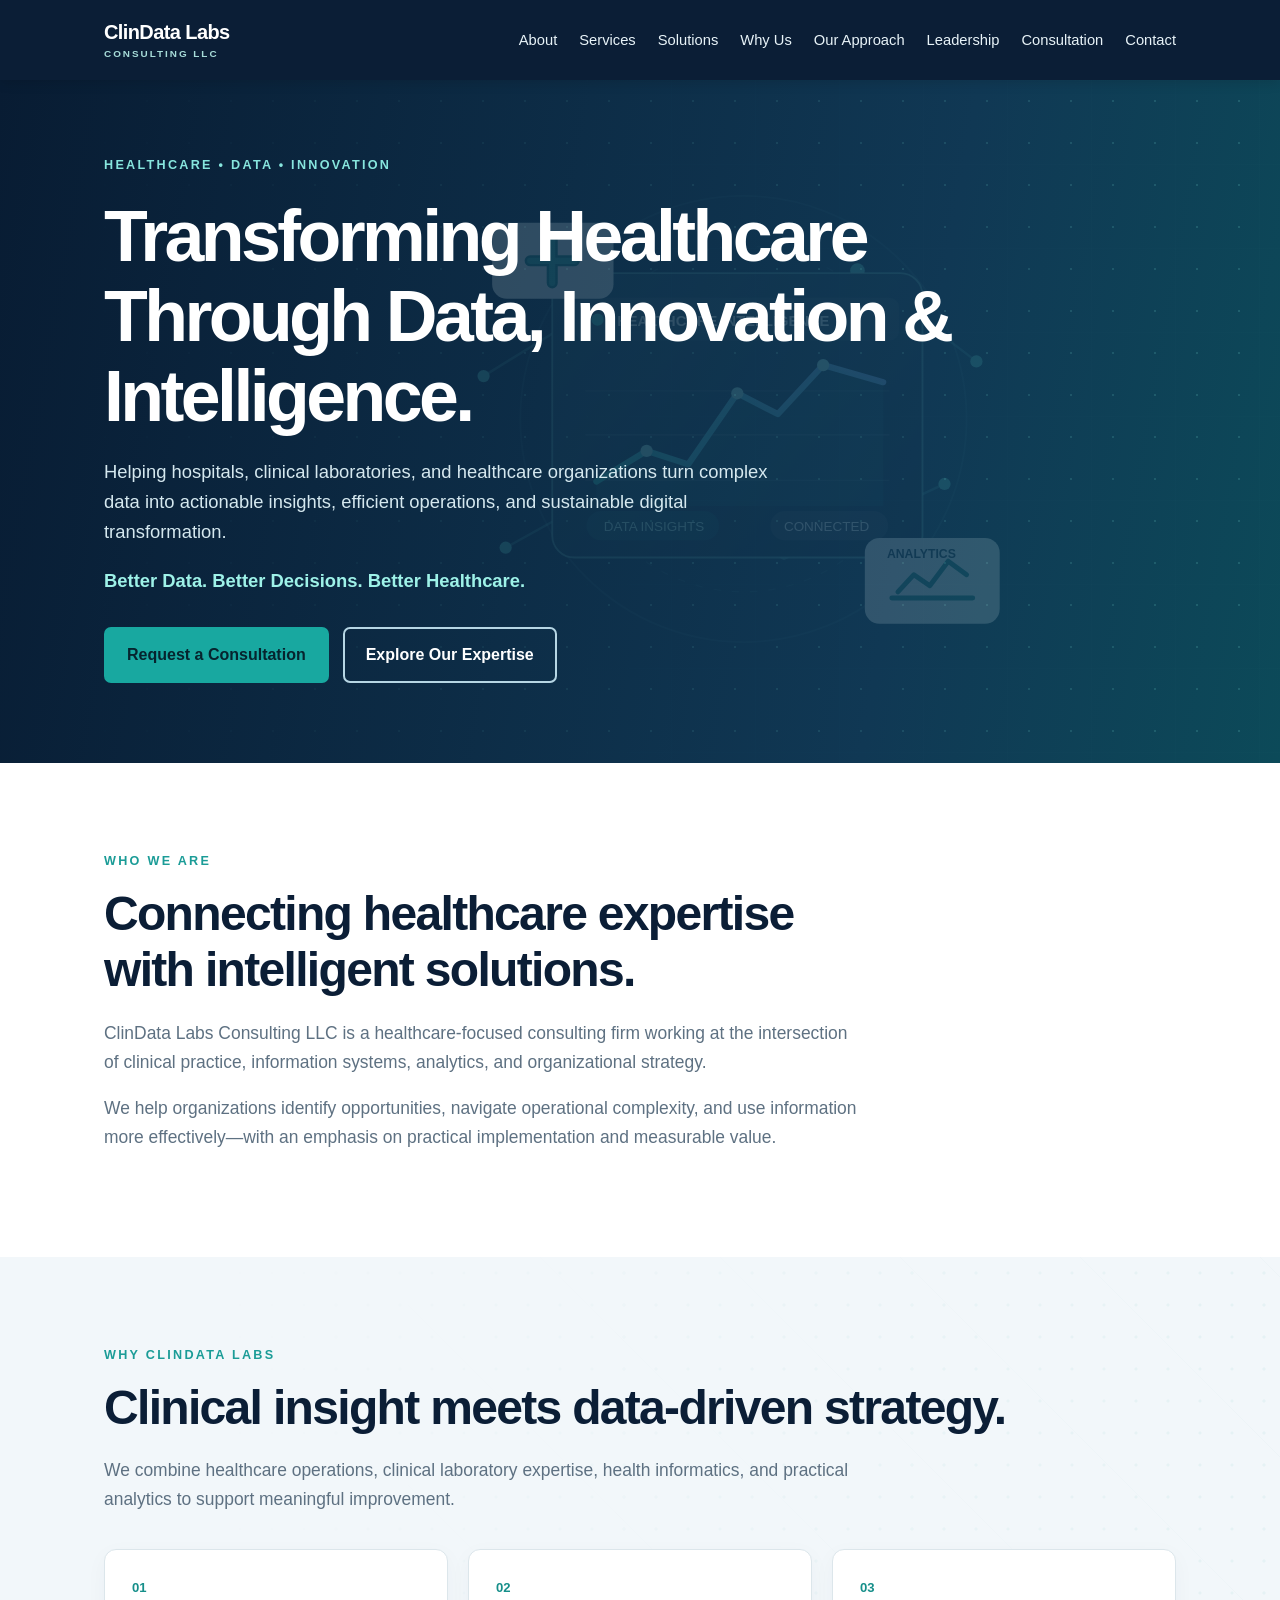
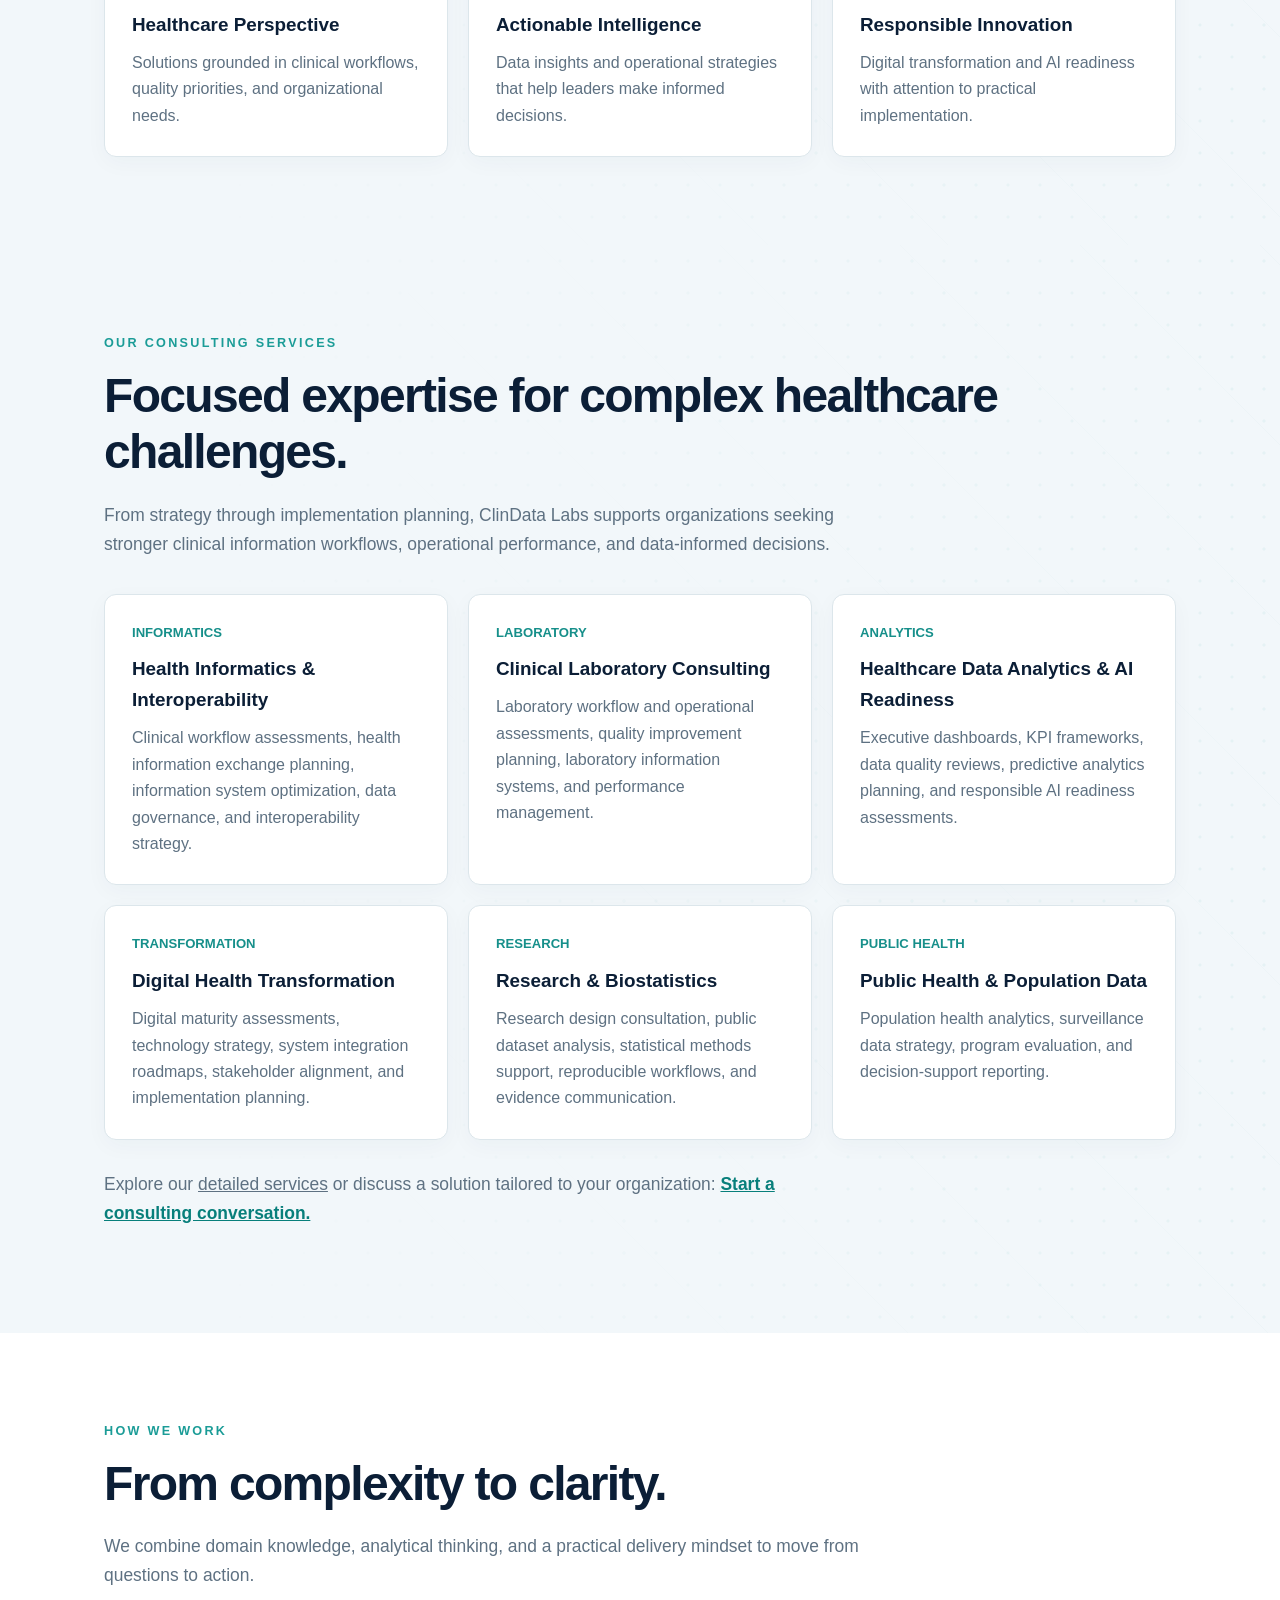
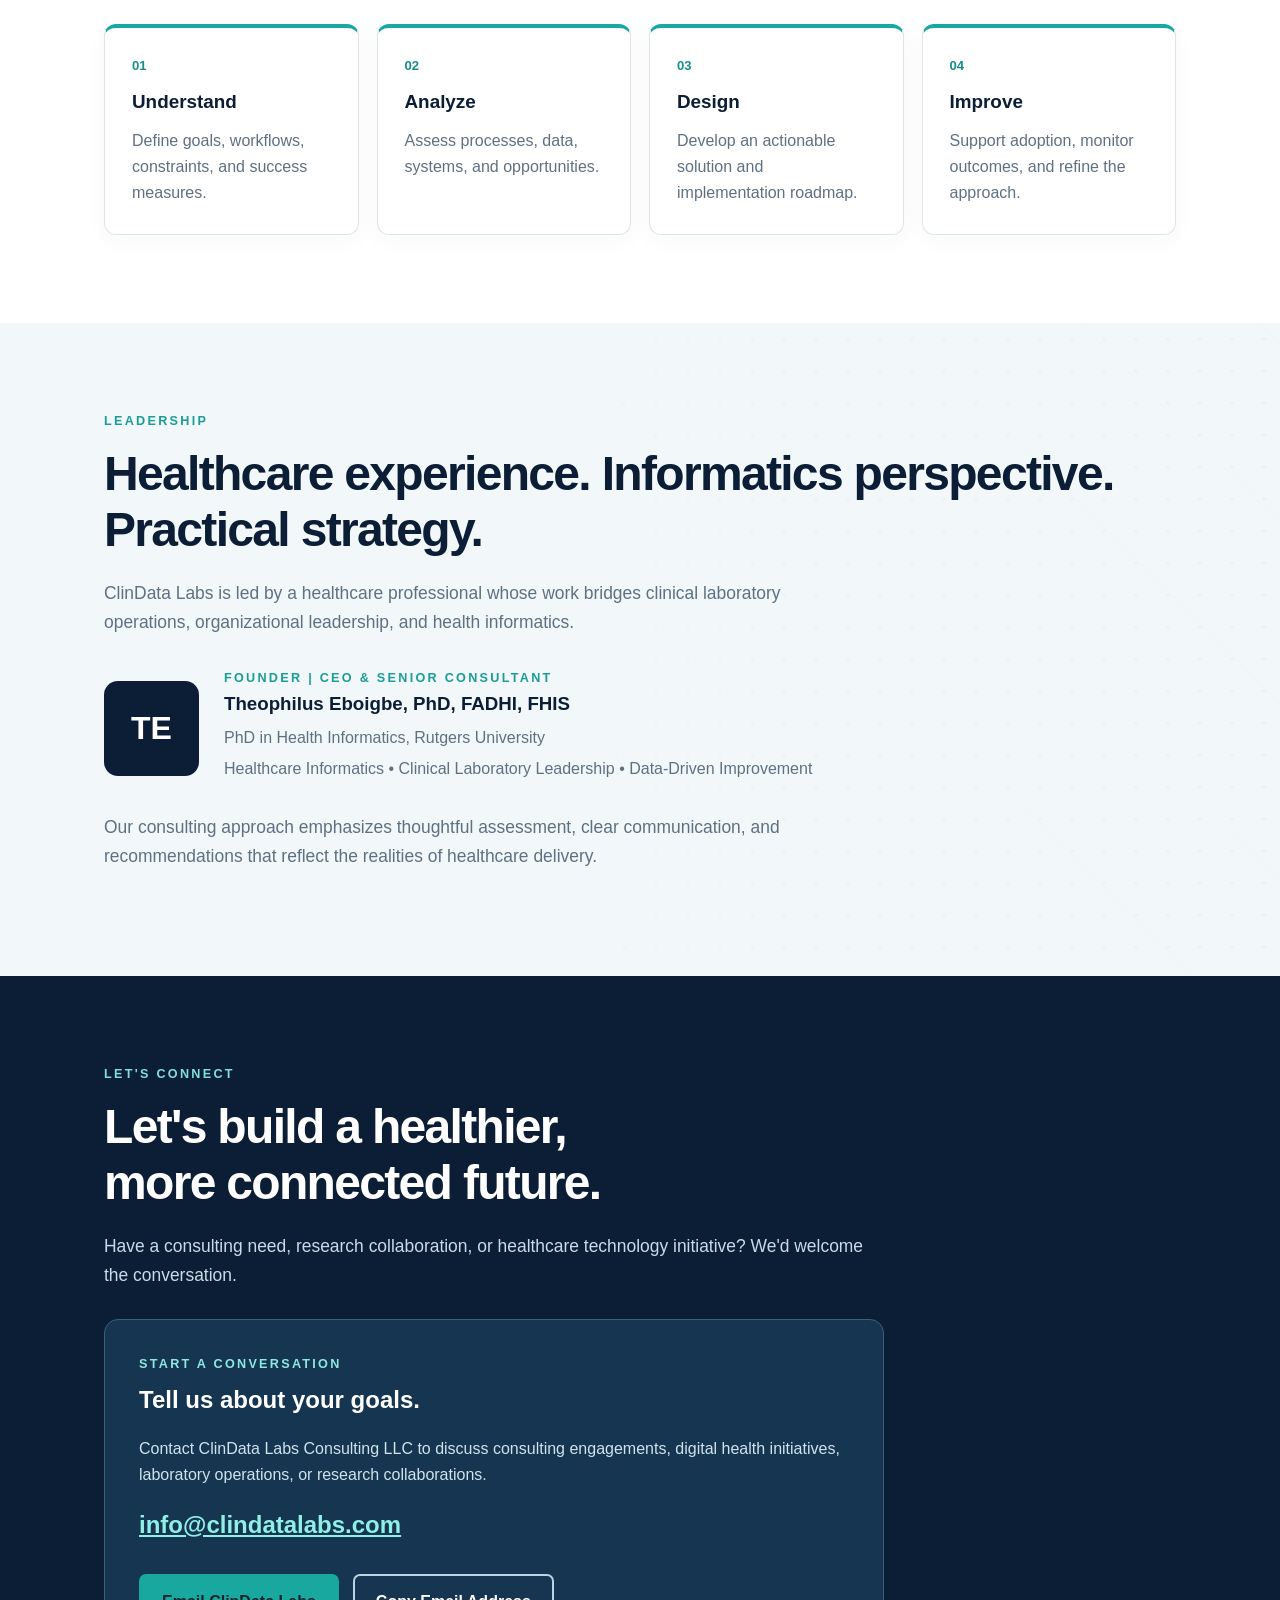
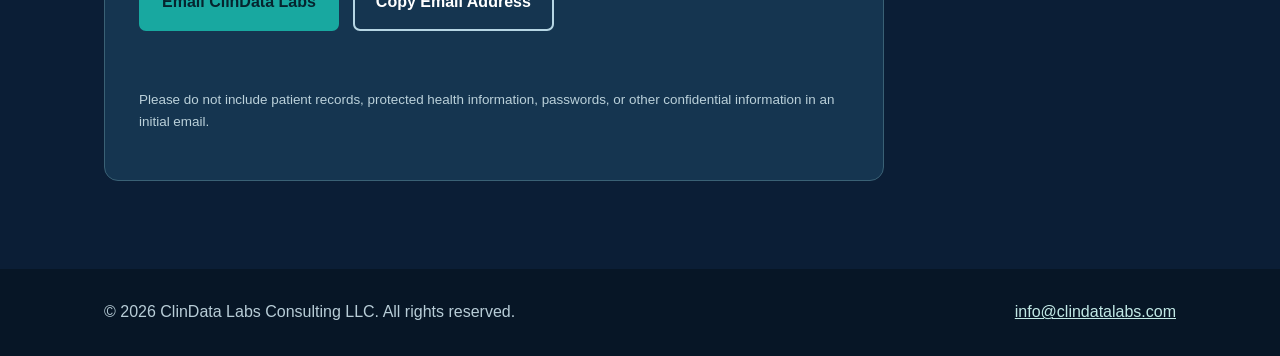
<file: index.html>
<!doctype html>
<html lang="en">
<head>
  <meta charset="utf-8">
  <meta name="viewport" content="width=device-width, initial-scale=1">
  <meta name="description" content="ClinData Labs Consulting LLC provides health informatics, clinical laboratory consulting, healthcare analytics, digital transformation, research, and public health data services.">
  <meta name="theme-color" content="#0b1e36">
  <meta name="robots" content="index,follow">
  <link rel="canonical" href="https://clindatalabs.com/">
  <meta property="og:type" content="website">
  <meta property="og:title" content="ClinData Labs Consulting LLC | Healthcare Informatics &amp; Analytics">
  <meta property="og:description" content="Health informatics, laboratory consulting, healthcare analytics, AI readiness, and digital transformation.">
  <meta property="og:url" content="https://clindatalabs.com/">
  <meta name="twitter:card" content="summary">
  <meta name="twitter:title" content="ClinData Labs Consulting LLC | Healthcare Data &amp; Informatics">
  <meta name="twitter:description" content="Health informatics, clinical laboratory consulting, healthcare analytics, AI readiness and digital transformation.">
  <script type="application/ld+json">{"@context":"https://schema.org","@type":"Organization","name":"ClinData Labs Consulting LLC","url":"https://clindatalabs.com/","email":"info@clindatalabs.com","description":"Healthcare informatics, clinical laboratory consulting, analytics, AI readiness, research, and digital transformation services.","founder":{"@type":"Person","name":"Theophilus Eboigbe","honorificSuffix":"PhD"}}</script>
  <title>ClinData Labs Consulting LLC | Health Informatics, Analytics &amp; Consulting</title>
  <style>
    :root{--navy:#0b1e36;--blue:#123a60;--teal:#18a8a0;--text:#1e3144;--muted:#5e7182;--pale:#f2f7fa;--white:#fff}
    *{box-sizing:border-box}html{scroll-behavior:smooth}body{margin:0;font-family:Arial,Helvetica,sans-serif;color:var(--text);line-height:1.65;background:#fff}a{color:inherit}button{font:inherit} .wrap{max-width:1120px;margin:auto;padding:0 24px}
    .skip{position:absolute;left:-9999px;top:0;background:white;padding:12px}.skip:focus{left:10px;z-index:20}
    header{background:var(--navy);color:white;position:sticky;top:0;z-index:10;box-shadow:0 2px 12px #0002}.nav{display:flex;align-items:center;justify-content:space-between;min-height:80px;gap:20px}.brand{text-decoration:none;font-weight:800;font-size:1.25rem;letter-spacing:-.03em;line-height:1.1}.brand span{display:block;font-size:.62rem;letter-spacing:.2em;font-weight:600;color:#a7dcd9;margin-top:6px}.links{display:flex;gap:22px;align-items:center}.links a{text-decoration:none;font-size:.92rem;color:#e8f3f8}.links a:hover,.links a:focus{color:#62e0d6}.menu{display:none;border:1px solid #ffffff60;background:transparent;color:white;padding:8px 12px;border-radius:6px}
    .hero{background:linear-gradient(120deg,#0b1e36 0%,#123a60 75%,#0e5b68 100%);color:white;padding:110px 0 105px}.eyebrow{color:#1b9c97;font-size:.79rem;letter-spacing:.18em;text-transform:uppercase;font-weight:800}.hero .eyebrow{color:#87e6de}.hero h1{font-size:clamp(2.6rem,6vw,5.1rem);line-height:1.12;letter-spacing:-.05em;margin:20px 0;max-width:850px}.hero p{max-width:690px;color:#d5e8ef;font-size:1.15rem}.actions{display:flex;gap:14px;flex-wrap:wrap;margin-top:30px}.btn{display:inline-block;background:var(--teal);color:#06242e;text-decoration:none;font-weight:800;padding:13px 21px;border-radius:7px;border:2px solid var(--teal);cursor:pointer}.btn:hover,.btn:focus{background:#4dd4cb;border-color:#4dd4cb}.btn.outline{background:transparent;border-color:#b6d6e4;color:white}.btn.outline:hover{background:#ffffff20}.section{padding:88px 0}.section.alt{background:var(--pale)}h2{font-size:clamp(2rem,4vw,3rem);line-height:1.18;letter-spacing:-.035em;color:var(--navy);margin:14px 0 20px}.lead{max-width:760px;font-size:1.09rem;color:var(--muted)}.grid{display:grid;grid-template-columns:repeat(3,minmax(0,1fr));gap:20px;margin-top:35px}.card{background:white;border:1px solid #dce6eb;border-radius:12px;padding:27px;box-shadow:0 6px 22px #123a6009}.card h3{margin:10px 0;color:var(--navy);font-size:1.18rem}.card p{margin:0;color:var(--muted)}.num{color:#168f8a;font-size:.82rem;font-weight:800}.steps{display:grid;grid-template-columns:repeat(4,1fr);gap:18px;margin-top:34px}.steps .card{border-top:4px solid var(--teal)}.leadership{display:flex;align-items:center;gap:25px;margin-top:32px}.avatar{display:grid;place-items:center;background:var(--navy);color:#fff;width:95px;height:95px;flex:none;border-radius:14px;font-size:2rem;font-weight:800}.leadership h3{margin:0;color:var(--navy)}.leadership p{margin:5px 0;color:var(--muted)}
    .contact{background:var(--navy);color:white}.contact h2{color:white}.contact .lead{color:#c8dce7}.contact-panel{background:#153550;border:1px solid #3a6175;border-radius:14px;padding:34px;margin-top:30px;max-width:780px}.contact-panel h3{font-size:1.5rem;margin:5px 0}.contact-panel p{color:#d0e3ec}.email{display:inline-block;color:#8ff0e5;font-weight:700;font-size:clamp(1.05rem,3vw,1.5rem);overflow-wrap:anywhere}.contact .btn.outline{color:white}.note{font-size:.84rem;color:#bbd1da!important;margin-top:22px}.feedback{min-height:1.5em;color:#9af1d9;font-size:.9rem}footer{background:#071626;color:#b8cdd7;padding:30px 0}footer .wrap{display:flex;justify-content:space-between;gap:20px;flex-wrap:wrap}footer a{color:#c2e9e6}
    @media(max-width:800px){.grid{grid-template-columns:repeat(2,1fr)}.steps{grid-template-columns:repeat(2,1fr)}.menu{display:block}.links{display:none;position:absolute;top:80px;left:0;right:0;background:var(--navy);padding:20px 24px;flex-direction:column;align-items:flex-start;gap:18px}.links.open{display:flex}.hero{padding:78px 0}.section{padding:64px 0}}@media(max-width:550px){.grid,.steps{grid-template-columns:1fr}.leadership{align-items:flex-start}.avatar{width:65px;height:65px;font-size:1.4rem}.contact-panel{padding:24px}.actions{flex-direction:column;align-items:flex-start}}
  .hero{background:radial-gradient(circle at 90% 10%,#147e8266,transparent 35%),linear-gradient(120deg,#071b32,#123a60 72%,#0d5765)}.hero h1{max-width:980px;font-size:clamp(2.5rem,5.5vw,4.8rem)}.card{transition:transform .2s,box-shadow .2s}.card:hover{transform:translateY(-3px);box-shadow:0 12px 30px #123a6018}@media(prefers-reduced-motion:reduce){html{scroll-behavior:auto}.card{transition:none}}

/* Custom ClinData Labs healthcare intelligence illustration */
.hero-layout{display:grid;grid-template-columns:minmax(0,1.12fr) minmax(310px,.88fr);align-items:center;gap:28px}.hero-copy{min-width:0}.hero-copy h1{font-size:clamp(2.35rem,4.5vw,4.35rem);max-width:750px}.hero-visual{width:100%;filter:drop-shadow(0 24px 40px #00172d55)}.hero-visual svg{width:100%;height:auto;display:block}.hero{padding:75px 0 80px}@media(max-width:950px){.hero-layout{grid-template-columns:1fr}.hero-visual{max-width:550px;margin:12px auto 0}.hero{padding:65px 0}}@media(max-width:550px){.hero-visual{max-width:100%}.hero-copy h1{font-size:clamp(2.2rem,9vw,3rem)}}

/* V1.5: subtle data-and-technology watermark backgrounds */
.hero{position:relative;isolation:isolate;overflow:hidden;background:linear-gradient(100deg,#081c33 0%,#103854 70%,#0c4a59 100%)}
.hero-layout{display:block;position:relative;z-index:1}
.hero-copy{position:relative;z-index:2;max-width:850px}
.hero-copy h1{max-width:850px;font-size:clamp(2.6rem,5.6vw,5rem)}
.hero-visual{position:absolute;z-index:-1;right:-11%;top:50%;width:min(75%,850px);max-width:none;transform:translateY(-50%);opacity:.15;filter:grayscale(.15);pointer-events:none}
.hero-visual svg{width:100%;height:auto;display:block}
.hero::before{content:"";position:absolute;inset:0;z-index:0;pointer-events:none;background-image:radial-gradient(circle,#74d7d0 1.1px,transparent 1.5px),linear-gradient(90deg,transparent 98%,#70c8c41a 100%),linear-gradient(0deg,transparent 98%,#70c8c41a 100%);background-size:42px 42px,84px 84px,84px 84px;opacity:.19;mask-image:linear-gradient(90deg,transparent 5%,black 100%)}
#services,#leadership,#why{position:relative;isolation:isolate}
#services::before,#leadership::before,#why::before{content:"";position:absolute;inset:0;z-index:-1;pointer-events:none;background-image:radial-gradient(circle at center,#1a9c9824 1.3px,transparent 1.8px),linear-gradient(45deg,transparent 49.8%,#0d8b8b0b 50%,transparent 50.2%);background-size:32px 32px,180px 180px;opacity:.45;mask-image:linear-gradient(90deg,transparent 12%,black 100%)}
@media(max-width:950px){.hero-layout{display:block}.hero-visual{right:-28%;width:100%;max-width:none;opacity:.105}.hero{padding:80px 0}}
@media(max-width:550px){.hero-visual{right:-52%;width:145%;opacity:.085}.hero-copy h1{font-size:clamp(2.3rem,9vw,3.3rem)}.hero::before{opacity:.12}}
</style>
</head>
<body>
<a class="skip" href="#main">Skip to main content</a>
<header><div class="wrap nav"><a class="brand" href="#home">ClinData Labs<span>CONSULTING LLC</span></a><button class="menu" id="menuButton" type="button" aria-expanded="false" aria-controls="navLinks">☰ Menu</button><nav class="links" id="navLinks" aria-label="Main navigation"><a href="about.html">About</a><a href="services.html">Services</a><a href="solutions.html">Solutions</a><a href="#why">Why Us</a><a href="#approach">Our Approach</a><a href="about.html">Leadership</a><a href="consultation.html">Consultation</a><a href="#contact">Contact</a></nav></div></header>
<main id="main"><section class="hero" id="home"><div class="wrap hero-layout"><div class="hero-copy"><div class="eyebrow">Healthcare • Data • Innovation</div><h1>Transforming Healthcare Through Data, Innovation &amp; Intelligence.</h1><p>Helping hospitals, clinical laboratories, and healthcare organizations turn complex data into actionable insights, efficient operations, and sustainable digital transformation.</p><p style="font-weight:700;color:#9ef2e8">Better Data. Better Decisions. Better Healthcare.</p><div class="actions"><a class="btn" href="consultation.html">Request a Consultation</a><a class="btn outline" href="#services">Explore Our Expertise</a></div><div class="hero-visual" aria-label="Illustration of connected healthcare data, clinical analytics and laboratory science" role="img"><svg viewBox="0 0 520 430" xmlns="http://www.w3.org/2000/svg" aria-hidden="true"><defs><linearGradient id="panel" x1="0" x2="1" y1="0" y2="1"><stop stop-color="#1b526d"/><stop offset="1" stop-color="#0c2945"/></linearGradient><linearGradient id="glow" x1="0" x2="1"><stop stop-color="#1ed4c4"/><stop offset="1" stop-color="#74b9ff"/></linearGradient></defs><circle cx="272" cy="215" r="182" fill="none" stroke="#7ce4db" stroke-opacity=".14" stroke-width="1.5"/><circle cx="272" cy="215" r="141" fill="none" stroke="#7ce4db" stroke-opacity=".15" stroke-dasharray="6 9"/><path d="M60 180L154 122L262 204L365 94L462 168M78 320L186 260L305 329L436 268" fill="none" stroke="#5dded8" stroke-opacity=".35" stroke-width="2"/><g fill="#45cfc5"><circle cx="60" cy="180" r="5"/><circle cx="154" cy="122" r="6"/><circle cx="365" cy="94" r="6"/><circle cx="462" cy="168" r="5"/><circle cx="78" cy="320" r="5"/><circle cx="436" cy="268" r="5"/></g><rect x="116" y="96" width="302" height="232" rx="18" fill="url(#panel)" stroke="#67cfc8" stroke-opacity=".6" stroke-width="1.5"/><rect x="135" y="116" width="264" height="35" rx="8" fill="#ffffff" fill-opacity=".08"/><circle cx="153" cy="134" r="5" fill="#30d5c8"/><text x="169" y="139" fill="#e5f7f7" font-family="Arial,sans-serif" font-size="12" font-weight="700">HEALTHCARE INTELLIGENCE</text><path d="M143 228H391" stroke="#86aab6" stroke-opacity=".3"/><path d="M143 192H391" stroke="#86aab6" stroke-opacity=".2"/><path d="M143 265H391" stroke="#86aab6" stroke-opacity=".2"/><path d="M152 266L193 241L227 252L267 194L300 211L337 171L386 185" fill="none" stroke="url(#glow)" stroke-width="5" stroke-linecap="round" stroke-linejoin="round"/><path d="M152 266L193 241L227 252L267 194L300 211L337 171L386 185V286H152Z" fill="#1ed4c4" fill-opacity=".12"/><g fill="#8df2e8"><circle cx="193" cy="241" r="5"/><circle cx="267" cy="194" r="5"/><circle cx="337" cy="171" r="5"/></g><rect x="144" y="290" width="108" height="24" rx="12" fill="#1ed4c4" fill-opacity=".15"/><text x="158" y="306" fill="#a6f8ee" font-family="Arial,sans-serif" font-size="11">DATA INSIGHTS</text><rect x="294" y="290" width="96" height="24" rx="12" fill="#ffffff" fill-opacity=".1"/><text x="305" y="306" fill="#e8f6fa" font-family="Arial,sans-serif" font-size="11">CONNECTED</text><g transform="translate(67 55)"><rect width="99" height="62" rx="12" fill="#f0ffff"/><path d="M49 13v36M31 31h36" stroke="#0c928d" stroke-width="9" stroke-linecap="round"/><path d="M49 13v36M31 31h36" stroke="#25c3b8" stroke-width="5" stroke-linecap="round"/></g><g transform="translate(371 312)"><rect width="110" height="70" rx="12" fill="#e9fcfa"/><path d="M22 49h66M27 44l13-14 13 9 15-20 15 11" fill="none" stroke="#108c88" stroke-width="4" stroke-linecap="round" stroke-linejoin="round"/><text x="18" y="16" fill="#17425a" font-family="Arial,sans-serif" font-size="10" font-weight="700">ANALYTICS</text></g></svg></div></div></section>
<section class="section" id="about"><div class="wrap"><div class="eyebrow">Who We Are</div><h2>Connecting healthcare expertise<br>with intelligent solutions.</h2><p class="lead">ClinData Labs Consulting LLC is a healthcare-focused consulting firm working at the intersection of clinical practice, information systems, analytics, and organizational strategy.</p><p class="lead">We help organizations identify opportunities, navigate operational complexity, and use information more effectively—with an emphasis on practical implementation and measurable value.</p></div></section>
<section class="section alt" id="why"><div class="wrap"><div class="eyebrow">Why ClinData Labs</div><h2>Clinical insight meets data-driven strategy.</h2><p class="lead">We combine healthcare operations, clinical laboratory expertise, health informatics, and practical analytics to support meaningful improvement.</p><div class="grid"><article class="card"><div class="num">01</div><h3>Healthcare Perspective</h3><p>Solutions grounded in clinical workflows, quality priorities, and organizational needs.</p></article><article class="card"><div class="num">02</div><h3>Actionable Intelligence</h3><p>Data insights and operational strategies that help leaders make informed decisions.</p></article><article class="card"><div class="num">03</div><h3>Responsible Innovation</h3><p>Digital transformation and AI readiness with attention to practical implementation.</p></article></div></div></section>
<section class="section alt" id="services"><div class="wrap"><div class="eyebrow">Our Consulting Services</div><h2>Focused expertise for complex healthcare challenges.</h2><p class="lead">From strategy through implementation planning, ClinData Labs supports organizations seeking stronger clinical information workflows, operational performance, and data-informed decisions.</p><div class="grid"><article class="card"><div class="num">INFORMATICS</div><h3>Health Informatics &amp; Interoperability</h3><p>Clinical workflow assessments, health information exchange planning, information system optimization, data governance, and interoperability strategy.</p></article><article class="card"><div class="num">LABORATORY</div><h3>Clinical Laboratory Consulting</h3><p>Laboratory workflow and operational assessments, quality improvement planning, laboratory information systems, and performance management.</p></article><article class="card"><div class="num">ANALYTICS</div><h3>Healthcare Data Analytics &amp; AI Readiness</h3><p>Executive dashboards, KPI frameworks, data quality reviews, predictive analytics planning, and responsible AI readiness assessments.</p></article><article class="card"><div class="num">TRANSFORMATION</div><h3>Digital Health Transformation</h3><p>Digital maturity assessments, technology strategy, system integration roadmaps, stakeholder alignment, and implementation planning.</p></article><article class="card"><div class="num">RESEARCH</div><h3>Research &amp; Biostatistics</h3><p>Research design consultation, public dataset analysis, statistical methods support, reproducible workflows, and evidence communication.</p></article><article class="card"><div class="num">PUBLIC HEALTH</div><h3>Public Health &amp; Population Data</h3><p>Population health analytics, surveillance data strategy, program evaluation, and decision-support reporting.</p></article></div><p class="lead" style="margin-top:30px">Explore our <a href="services.html">detailed services</a> or discuss a solution tailored to your organization: <a href="consultation.html" style="color:#087f7b;font-weight:700">Start a consulting conversation.</a></p></div></section>
<section class="section" id="approach"><div class="wrap"><div class="eyebrow">How We Work</div><h2>From complexity to clarity.</h2><p class="lead">We combine domain knowledge, analytical thinking, and a practical delivery mindset to move from questions to action.</p><div class="steps"><article class="card"><div class="num">01</div><h3>Understand</h3><p>Define goals, workflows, constraints, and success measures.</p></article><article class="card"><div class="num">02</div><h3>Analyze</h3><p>Assess processes, data, systems, and opportunities.</p></article><article class="card"><div class="num">03</div><h3>Design</h3><p>Develop an actionable solution and implementation roadmap.</p></article><article class="card"><div class="num">04</div><h3>Improve</h3><p>Support adoption, monitor outcomes, and refine the approach.</p></article></div></div></section>
<section class="section alt" id="leadership"><div class="wrap"><div class="eyebrow">Leadership</div><h2>Healthcare experience. Informatics perspective. Practical strategy.</h2><p class="lead">ClinData Labs is led by a healthcare professional whose work bridges clinical laboratory operations, organizational leadership, and health informatics.</p><div class="leadership"><div class="avatar" aria-hidden="true">TE</div><div><div class="eyebrow">Founder | CEO &amp; Senior Consultant</div><h3>Theophilus Eboigbe, PhD, FADHI, FHIS</h3><p>PhD in Health Informatics, Rutgers University</p><p>Healthcare Informatics • Clinical Laboratory Leadership • Data-Driven Improvement</p></div></div><p class="lead" style="margin-top:25px">Our consulting approach emphasizes thoughtful assessment, clear communication, and recommendations that reflect the realities of healthcare delivery.</p></div></section>
<section class="section contact" id="contact"><div class="wrap"><div class="eyebrow" style="color:#82ded7">Let's Connect</div><h2>Let's build a healthier,<br>more connected future.</h2><p class="lead">Have a consulting need, research collaboration, or healthcare technology initiative? We'd welcome the conversation.</p><div class="contact-panel"><div class="eyebrow" style="color:#8ee8e0">Start a Conversation</div><h3>Tell us about your goals.</h3><p>Contact ClinData Labs Consulting LLC to discuss consulting engagements, digital health initiatives, laboratory operations, or research collaborations.</p><p><a class="email" href="mailto:info@clindatalabs.com?subject=Consulting%20Inquiry%20-%20ClinData%20Labs">info@clindatalabs.com</a></p><div class="actions"><a class="btn" href="mailto:info@clindatalabs.com?subject=Consulting%20Inquiry%20-%20ClinData%20Labs">Email ClinData Labs</a><button class="btn outline" type="button" id="copyEmail">Copy Email Address</button></div><p class="feedback" id="copyFeedback" role="status" aria-live="polite"></p><p class="note">Please do not include patient records, protected health information, passwords, or other confidential information in an initial email.</p></div></div></section></main>
<footer><div class="wrap"><div>© <span id="year">2026</span> ClinData Labs Consulting LLC. All rights reserved.</div><div><a href="mailto:info@clindatalabs.com">info@clindatalabs.com</a></div></div></footer>
<script>
(function(){
 const menu=document.getElementById('menuButton');const nav=document.getElementById('navLinks');
 menu.addEventListener('click',function(){const open=nav.classList.toggle('open');menu.setAttribute('aria-expanded',String(open));});
 nav.querySelectorAll('a').forEach(function(link){link.addEventListener('click',function(){nav.classList.remove('open');menu.setAttribute('aria-expanded','false');});});
 document.getElementById('year').textContent=new Date().getFullYear();
 document.getElementById('copyEmail').addEventListener('click',async function(){const msg=document.getElementById('copyFeedback');try{await navigator.clipboard.writeText('info@clindatalabs.com');msg.textContent='Email address copied.';}catch(e){msg.textContent='Please select and copy the email address shown above.';}});
})();
</script>
</body>
</html>
</file>
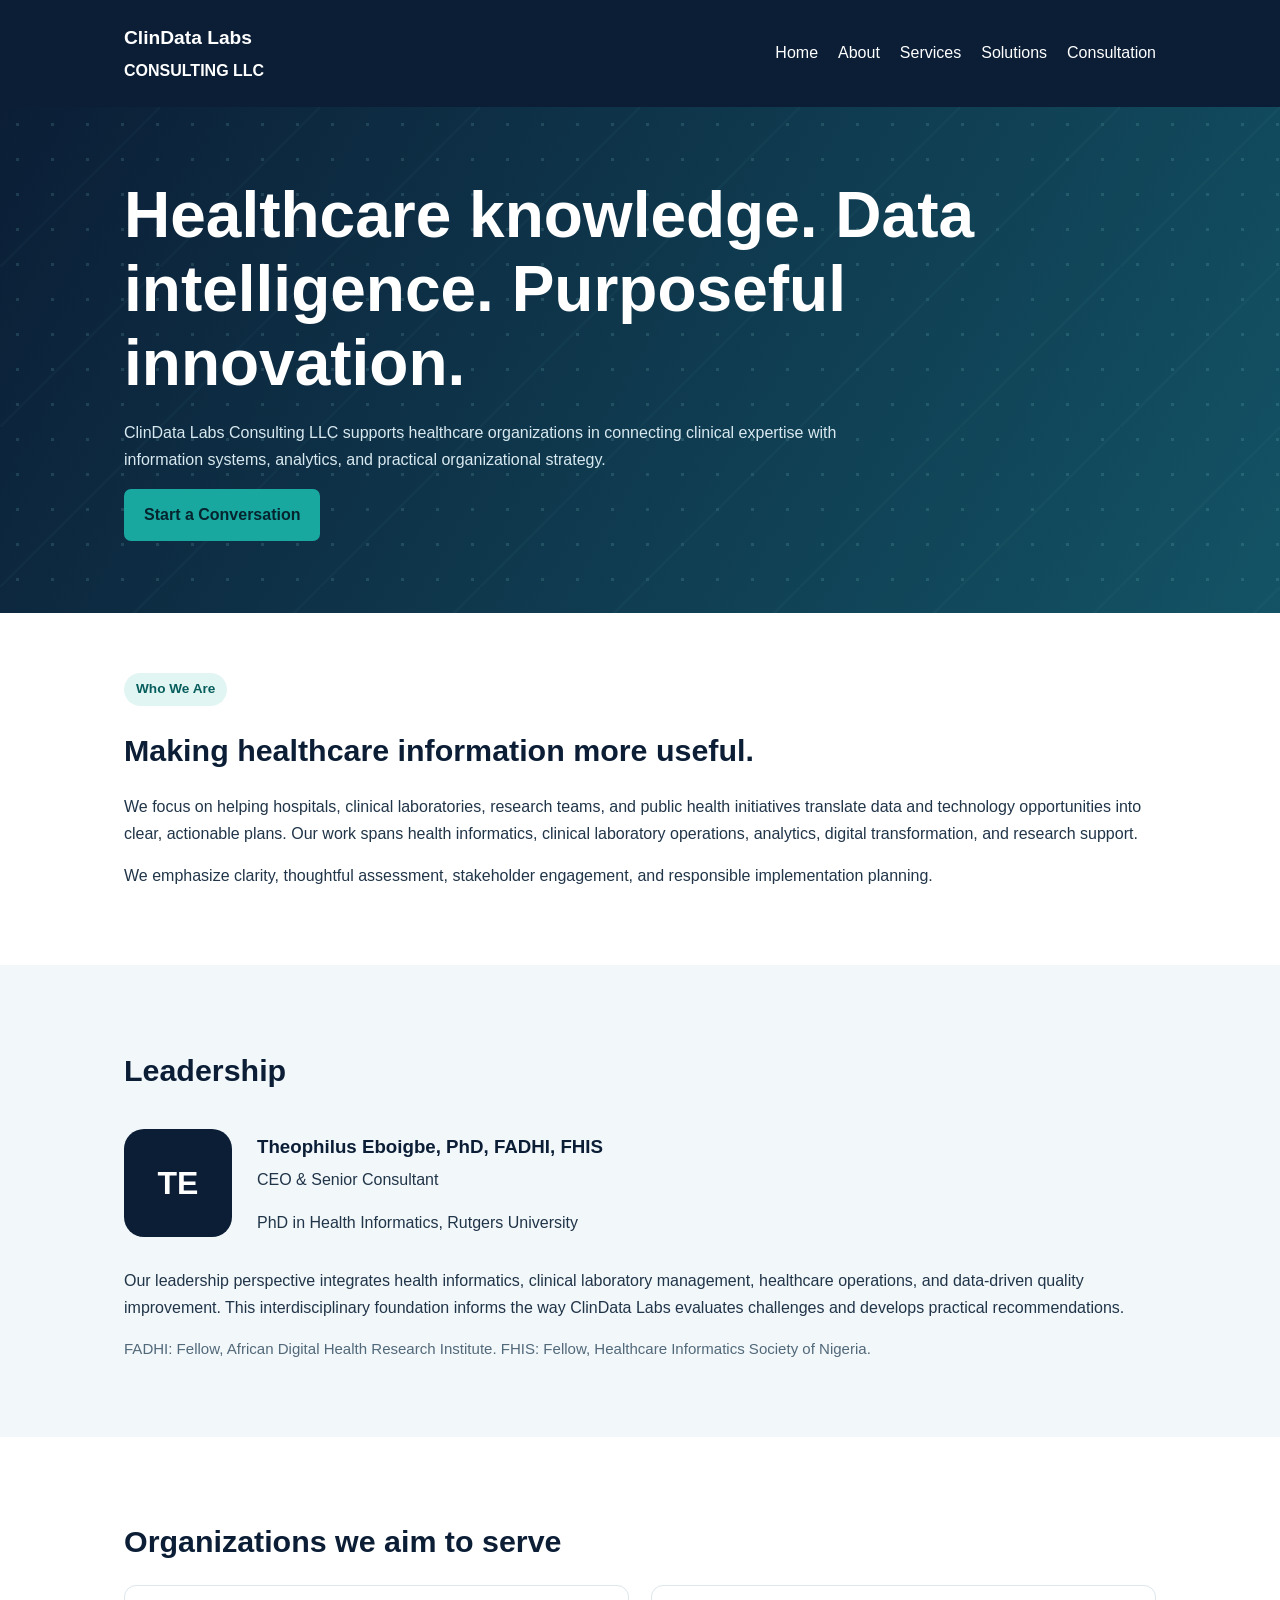
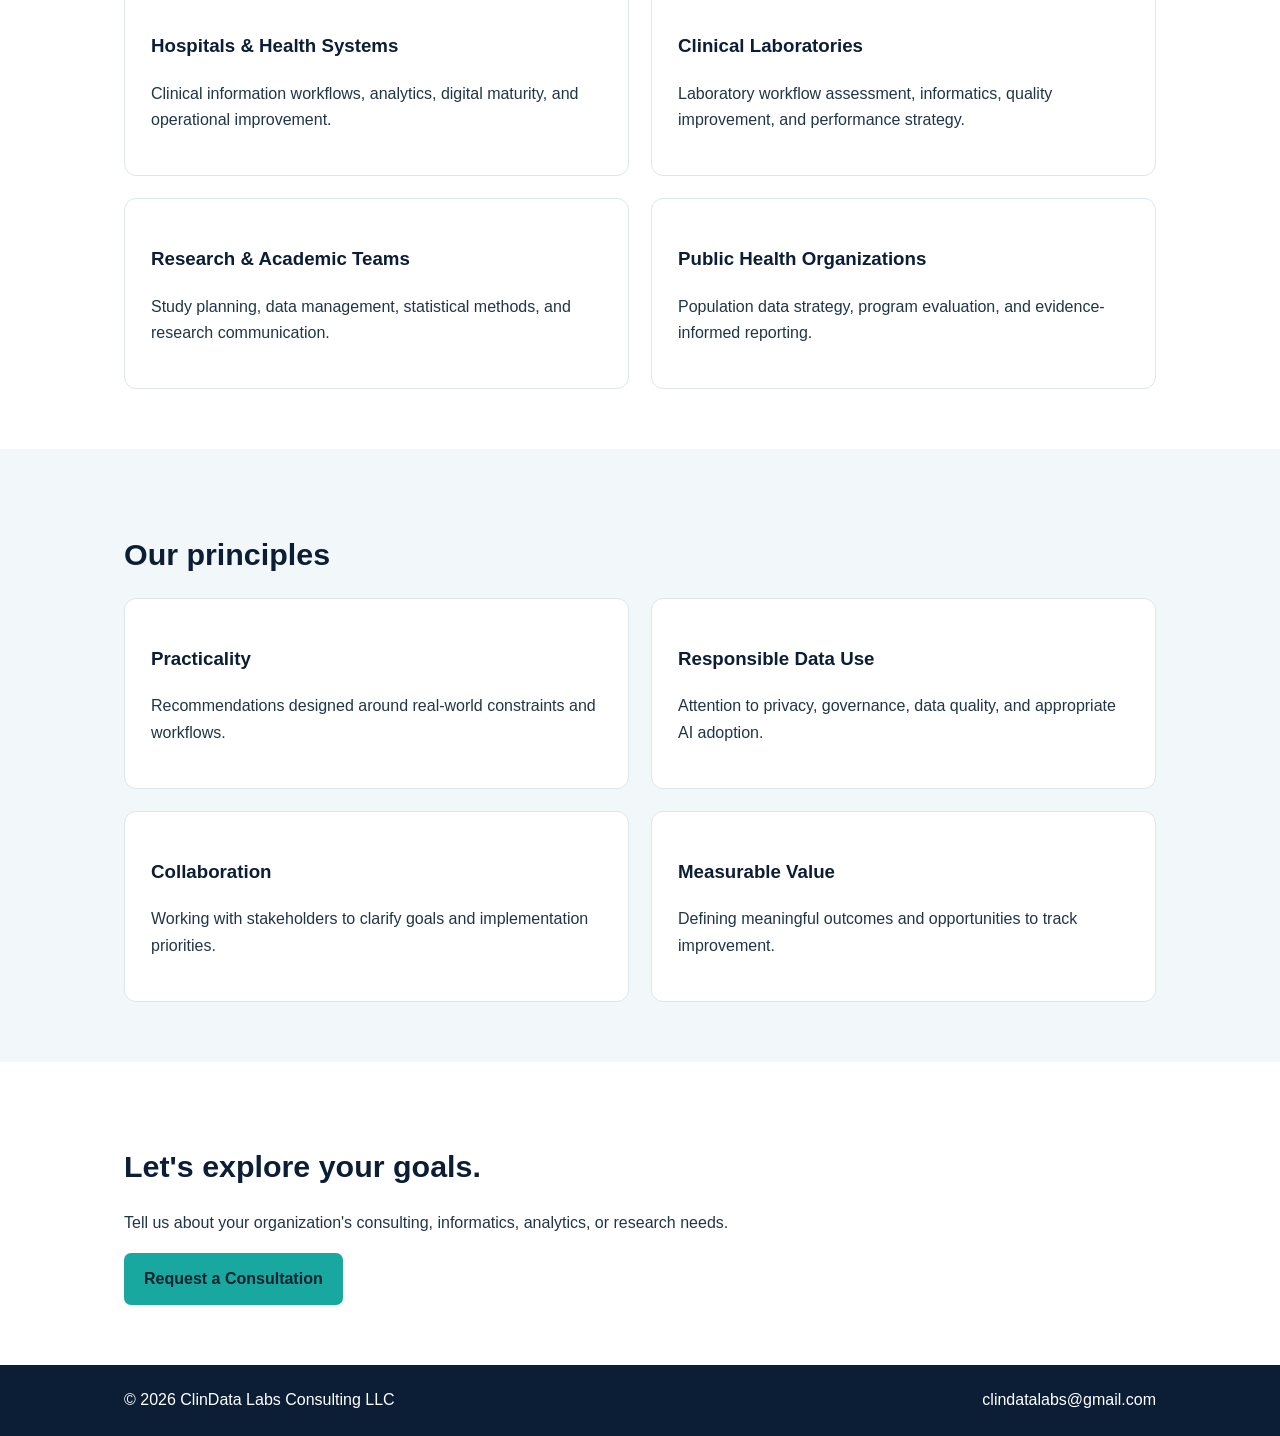
<file: about.html>
<!doctype html><html lang="en"><head><meta charset="utf-8"><meta name="viewport" content="width=device-width,initial-scale=1"><meta name="theme-color" content="#0b1e36"><meta name="description" content="Meet ClinData Labs Consulting LLC and learn about its approach to health informatics, laboratory operations, healthcare analytics and responsible innovation."><title>About &amp; Leadership | ClinData Labs Consulting LLC</title><style>:root{--navy:#0b1e36;--teal:#18a8a0;--muted:#52697a}*{box-sizing:border-box}body{margin:0;font:16px/1.65 Arial,Helvetica,sans-serif;color:#213549}a{color:#096e76}header,footer{background:var(--navy);color:white}header .wrap,footer .wrap{display:flex;align-items:center;justify-content:space-between;gap:20px;flex-wrap:wrap;padding-top:22px;padding-bottom:22px}header a,footer a{color:white;text-decoration:none}nav{display:flex;flex-wrap:wrap;gap:20px}.wrap{max-width:1080px;margin:auto;padding:0 24px}.hero{background:linear-gradient(120deg,#0b1e36,#135365);color:white;padding:72px 0}.hero h1{font-size:clamp(2.2rem,5vw,4rem);line-height:1.15;margin:0 0 20px}.hero p{max-width:720px;color:#d8e9f0}.section{padding:60px 0}.alt{background:#f2f7fa}.grid{display:grid;grid-template-columns:repeat(2,minmax(0,1fr));gap:22px}.card{border:1px solid #dce6eb;border-radius:12px;background:white;padding:26px}h2{color:var(--navy);font-size:1.9rem;line-height:1.25}h3{color:var(--navy)}.btn{display:inline-block;border:0;background:var(--teal);color:#06242e;padding:13px 20px;border-radius:7px;font-weight:bold;text-decoration:none;cursor:pointer}.btn:hover{background:#57d9d0}.small{color:var(--muted);font-size:.94rem}.field{margin:18px 0}label{display:block;font-weight:bold;margin-bottom:6px}input,select,textarea{width:100%;max-width:720px;padding:12px;border:1px solid #91a4b0;border-radius:7px;font:inherit}textarea{min-height:140px}.notice{background:#e9f5f4;border-left:4px solid #168e89;padding:16px;max-width:760px}.skip{position:absolute;left:-9999px}.skip:focus{left:10px;background:white;color:black;padding:10px;z-index:10}@media(max-width:700px){.grid{grid-template-columns:1fr}.hero{padding:50px 0}}
.hero{position:relative;overflow:hidden}.hero:before{content:"";position:absolute;inset:0;pointer-events:none;opacity:.13;background-image:radial-gradient(circle,#a0f5ec 1.5px,transparent 2px),linear-gradient(135deg,transparent 49%,#a0f5ec44 50%,transparent 51%);background-size:35px 35px,160px 160px}.hero .wrap{position:relative}.profile{display:flex;gap:25px;align-items:center}.monogram{display:grid;place-items:center;flex:none;width:108px;height:108px;border-radius:20px;background:#0b1e36;color:#fff;font-size:2rem;font-weight:800}.tag{display:inline-block;padding:5px 12px;background:#e1f5f3;border-radius:20px;color:#075e5c;font-size:.85rem;font-weight:bold}@media(max-width:650px){.profile{align-items:flex-start}.monogram{width:70px;height:70px;font-size:1.4rem}}</style><link rel="canonical" href="https://clindatalabs.com/about.html"><meta property="og:type" content="website"><meta property="og:title" content="About &amp; Leadership | ClinData Labs Consulting LLC"><meta property="og:url" content="https://clindatalabs.com/about.html"></head><body><a class="skip" href="#main">Skip to main content</a><header><div class="wrap"><a href="index.html" style="font-weight:800;font-size:1.2rem">ClinData Labs<br><small>CONSULTING LLC</small></a><nav aria-label="Main navigation"><a href="index.html">Home</a><a href="about.html" aria-current="page">About</a><a href="services.html">Services</a><a href="solutions.html">Solutions</a><a href="consultation.html">Consultation</a></nav></div></header><main id="main"><section class="hero"><div class="wrap"><h1>Healthcare knowledge. Data intelligence. Purposeful innovation.</h1><p>ClinData Labs Consulting LLC supports healthcare organizations in connecting clinical expertise with information systems, analytics, and practical organizational strategy.</p><a class="btn" href="consultation.html">Start a Conversation</a></div></section><section class="section"><div class="wrap"><span class="tag">Who We Are</span><h2>Making healthcare information more useful.</h2><p>We focus on helping hospitals, clinical laboratories, research teams, and public health initiatives translate data and technology opportunities into clear, actionable plans. Our work spans health informatics, clinical laboratory operations, analytics, digital transformation, and research support.</p><p>We emphasize clarity, thoughtful assessment, stakeholder engagement, and responsible implementation planning.</p></div></section><section class="section alt"><div class="wrap"><h2>Leadership</h2><div class="profile"><div class="monogram" aria-hidden="true">TE</div><div><h3 style="margin-bottom:4px">Theophilus Eboigbe, PhD, FADHI, FHIS</h3><p style="margin-top:0">CEO &amp; Senior Consultant</p><p>PhD in Health Informatics, Rutgers University</p></div></div><p>Our leadership perspective integrates health informatics, clinical laboratory management, healthcare operations, and data-driven quality improvement. This interdisciplinary foundation informs the way ClinData Labs evaluates challenges and develops practical recommendations.</p><p class="small">FADHI: Fellow, African Digital Health Research Institute. FHIS: Fellow, Healthcare Informatics Society of Nigeria.</p></div></section><section class="section"><div class="wrap"><h2>Organizations we aim to serve</h2><div class="grid"><article class="card"><h3>Hospitals &amp; Health Systems</h3><p>Clinical information workflows, analytics, digital maturity, and operational improvement.</p></article><article class="card"><h3>Clinical Laboratories</h3><p>Laboratory workflow assessment, informatics, quality improvement, and performance strategy.</p></article><article class="card"><h3>Research &amp; Academic Teams</h3><p>Study planning, data management, statistical methods, and research communication.</p></article><article class="card"><h3>Public Health Organizations</h3><p>Population data strategy, program evaluation, and evidence-informed reporting.</p></article></div></div></section><section class="section alt"><div class="wrap"><h2>Our principles</h2><div class="grid"><article class="card"><h3>Practicality</h3><p>Recommendations designed around real-world constraints and workflows.</p></article><article class="card"><h3>Responsible Data Use</h3><p>Attention to privacy, governance, data quality, and appropriate AI adoption.</p></article><article class="card"><h3>Collaboration</h3><p>Working with stakeholders to clarify goals and implementation priorities.</p></article><article class="card"><h3>Measurable Value</h3><p>Defining meaningful outcomes and opportunities to track improvement.</p></article></div></div></section><section class="section"><div class="wrap"><h2>Let's explore your goals.</h2><p>Tell us about your organization's consulting, informatics, analytics, or research needs.</p><a class="btn" href="consultation.html">Request a Consultation</a></div></section></main><footer><div class="wrap"><span>© <span id="year">2026</span> ClinData Labs Consulting LLC</span><a href="mailto:clindatalabs@gmail.com">clindatalabs@gmail.com</a></div></footer><script>document.getElementById('year').textContent=new Date().getFullYear()</script></body></html>
</file>
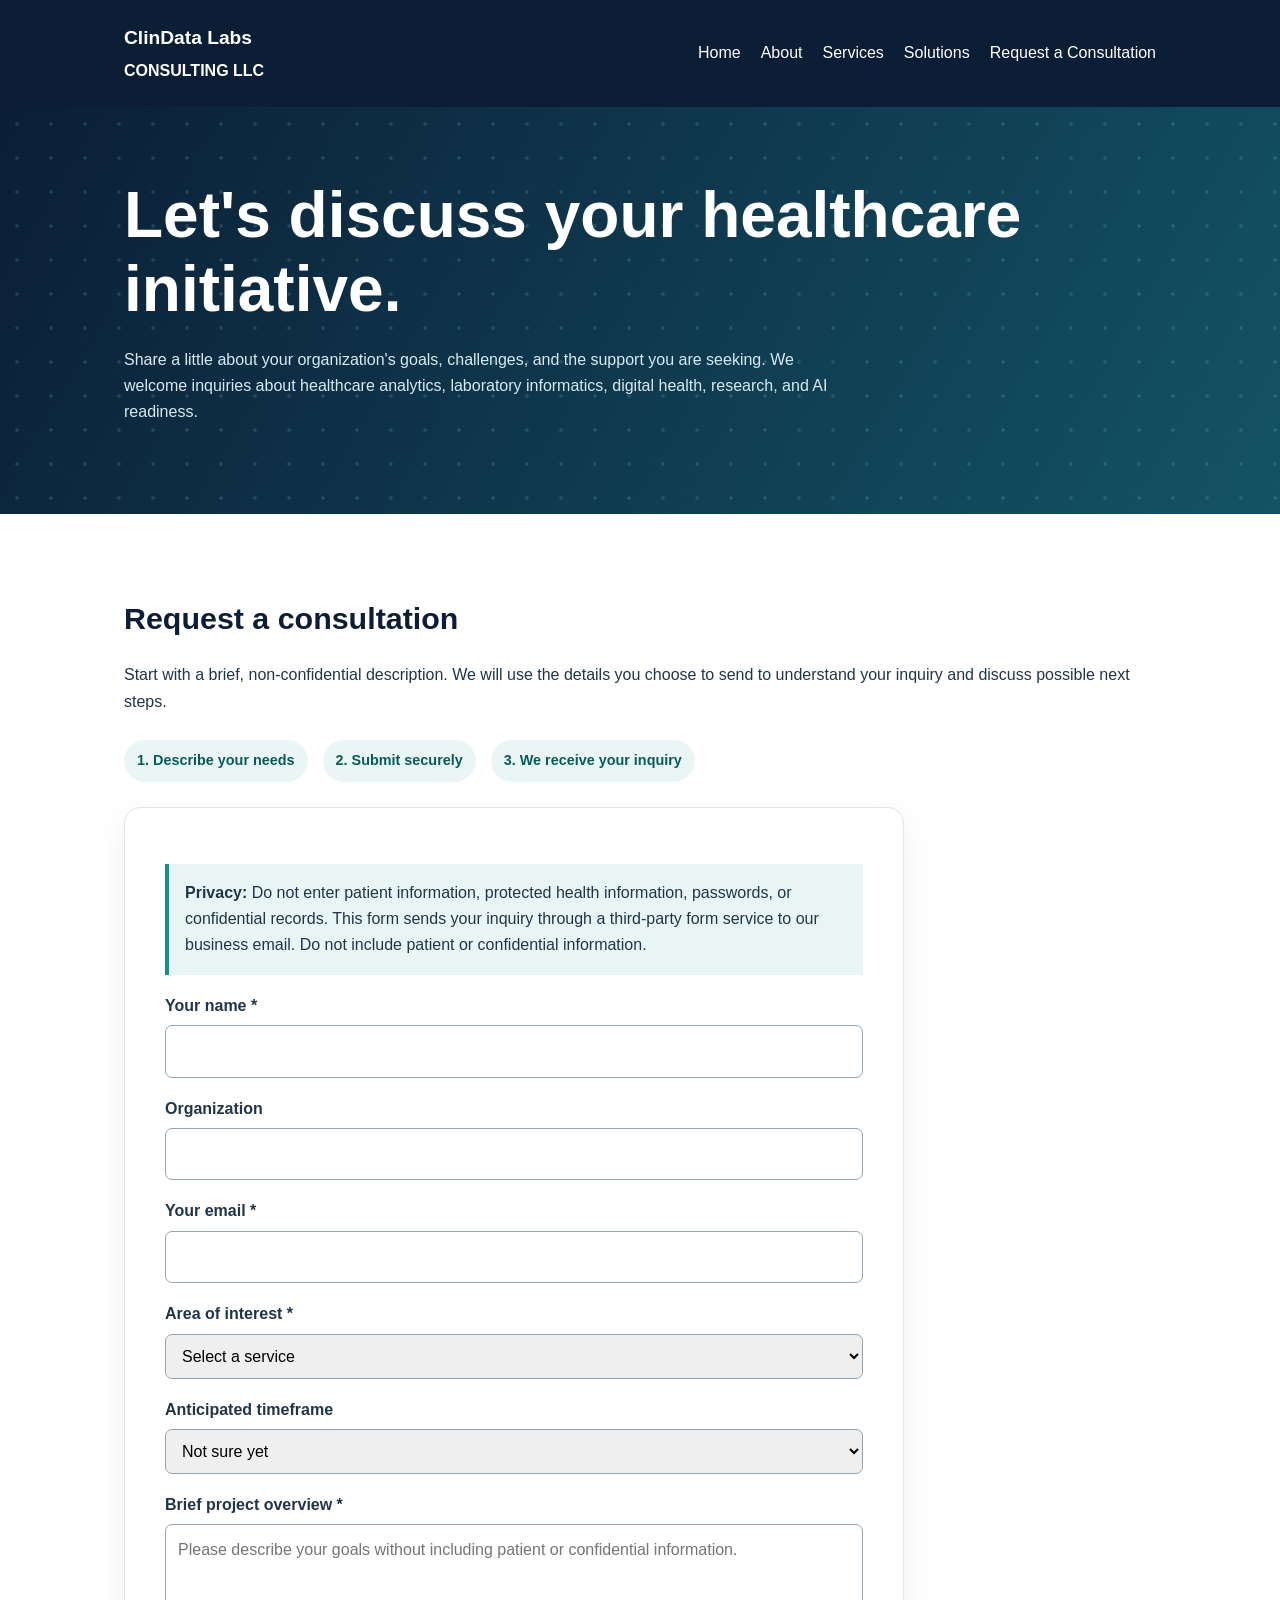
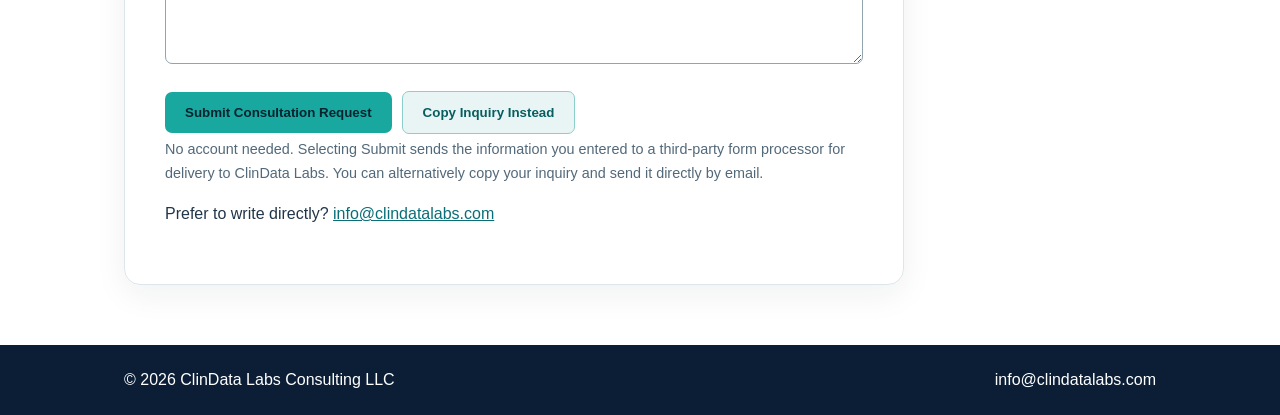
<file: consultation.html>
<!doctype html><html lang="en"><head><meta charset="utf-8"><meta name="viewport" content="width=device-width,initial-scale=1"><meta name="theme-color" content="#0b1e36"><meta name="description" content="Contact ClinData Labs Consulting LLC about healthcare informatics, clinical laboratory, analytics, research, and digital transformation consulting."><title>Request a Consultation | ClinData Labs Consulting LLC</title><style>:root{--navy:#0b1e36;--teal:#18a8a0;--muted:#52697a}*{box-sizing:border-box}body{margin:0;font:16px/1.65 Arial,Helvetica,sans-serif;color:#213549}a{color:#096e76}header,footer{background:var(--navy);color:white}header .wrap,footer .wrap{display:flex;align-items:center;justify-content:space-between;gap:20px;flex-wrap:wrap;padding-top:22px;padding-bottom:22px}header a,footer a{color:white;text-decoration:none}nav{display:flex;flex-wrap:wrap;gap:20px}.wrap{max-width:1080px;margin:auto;padding:0 24px}.hero{background:linear-gradient(120deg,#0b1e36,#135365);color:white;padding:72px 0}.hero h1{font-size:clamp(2.2rem,5vw,4rem);line-height:1.15;margin:0 0 20px}.hero p{max-width:720px;color:#d8e9f0}.section{padding:60px 0}.alt{background:#f2f7fa}.grid{display:grid;grid-template-columns:repeat(2,minmax(0,1fr));gap:22px}.card{border:1px solid #dce6eb;border-radius:12px;background:white;padding:26px}h2{color:var(--navy);font-size:1.9rem;line-height:1.25}h3{color:var(--navy)}.btn{display:inline-block;border:0;background:var(--teal);color:#06242e;padding:13px 20px;border-radius:7px;font-weight:bold;text-decoration:none;cursor:pointer}.btn:hover{background:#57d9d0}.small{color:var(--muted);font-size:.94rem}.field{margin:18px 0}label{display:block;font-weight:bold;margin-bottom:6px}input,select,textarea{width:100%;max-width:720px;padding:12px;border:1px solid #91a4b0;border-radius:7px;font:inherit}textarea{min-height:140px}.notice{background:#e9f5f4;border-left:4px solid #168e89;padding:16px;max-width:760px}.skip{position:absolute;left:-9999px}.skip:focus{left:10px;background:white;color:black;padding:10px;z-index:10}@media(max-width:700px){.grid{grid-template-columns:1fr}.hero{padding:50px 0}}.hero{position:relative;overflow:hidden}.hero:before{content:"";position:absolute;inset:0;opacity:.14;pointer-events:none;background-image:radial-gradient(circle,#9af0e8 1.5px,transparent 2px),linear-gradient(45deg,transparent 49.8%,#7ddcd72b 50%,transparent 50.2%);background-size:34px 34px,150px 150px}.hero .wrap{position:relative}.form-shell{max-width:780px;border:1px solid #dce6eb;border-radius:16px;padding:clamp(20px,4vw,40px);box-shadow:0 10px 32px #0b1e3610}.form-shell input,.form-shell select,.form-shell textarea{max-width:none}.btn-secondary{background:#e9f5f4;color:#075e61;border:1px solid #8bcfc9;margin-left:10px}.btn-secondary:hover{background:#d3eeeb}.helper{color:#52697a;font-size:.9rem;margin:4px 0 0}.steps{display:flex;gap:15px;flex-wrap:wrap;margin:25px 0}.steps span{background:#eaf6f5;color:#075b5b;padding:9px 13px;border-radius:30px;font-size:.9rem;font-weight:600}@media(max-width:550px){.btn-secondary{margin:12px 0 0;display:block}} </style><link rel="canonical" href="https://clindatalabs.com/consultation.html"><meta property="og:type" content="website"><meta property="og:title" content="Request a Consultation | ClinData Labs Consulting LLC"><meta property="og:url" content="https://clindatalabs.com/consultation.html"></head><body><a class="skip" href="#main">Skip to main content</a><header><div class="wrap"><a href="index.html" style="font-weight:800;font-size:1.2rem">ClinData Labs<br><small>CONSULTING LLC</small></a><nav aria-label="Main navigation"><a href="index.html">Home</a><a href="about.html">About</a><a href="services.html">Services</a><a href="solutions.html">Solutions</a><a href="consultation.html">Request a Consultation</a></nav></div></header><main id="main"><section class="hero"><div class="wrap"><h1>Let's discuss your healthcare initiative.</h1><p>Share a little about your organization's goals, challenges, and the support you are seeking. We welcome inquiries about healthcare analytics, laboratory informatics, digital health, research, and AI readiness.</p></div></section><section class="section"><div class="wrap"><h2>Request a consultation</h2><p>Start with a brief, non-confidential description. We will use the details you choose to send to understand your inquiry and discuss possible next steps.</p><div class="steps" aria-label="Inquiry process"><span>1. Describe your needs</span><span>2. Submit securely</span><span>3. We receive your inquiry</span></div><div class="form-shell"><p class="notice"><strong>Privacy:</strong> Do not enter patient information, protected health information, passwords, or confidential records. This form sends your inquiry through a third-party form service to our business email. Do not include patient or confidential information.</p><form id="inquiry" action="https://formsubmit.co/clindatalabs@gmail.com" method="POST"><input type="hidden" name="_subject" value="New ClinData Labs Consultation Inquiry"><input type="hidden" name="_template" value="table"><input type="hidden" name="_url" value="https://clindatalabs.com/consultation.html"><div style="position:absolute;left:-10000px" aria-hidden="true"><label for="company_site">Leave this field blank</label><input id="company_site" type="text" name="_honey" tabindex="-1" autocomplete="off"></div><div class="field"><label for="name">Your name *</label><input id="name" name="name" autocomplete="name" required maxlength="100"></div><div class="field"><label for="organization">Organization</label><input id="organization" name="organization" autocomplete="organization" maxlength="150"></div><div class="field"><label for="email">Your email *</label><input id="email" name="email" type="email" autocomplete="email" required maxlength="160"></div><div class="field"><label for="service">Area of interest *</label><select id="service" name="service" required><option value="">Select a service</option><option>Health Informatics & Interoperability</option><option>Clinical Laboratory Consulting</option><option>Healthcare Analytics & AI Readiness</option><option>Digital Health Transformation</option><option>Research & Biostatistics</option><option>Public Health & Population Data</option><option>Other / General Inquiry</option></select></div><div class="field"><label for="timeline">Anticipated timeframe</label><select id="timeline" name="timeline"><option value="">Not sure yet</option><option>As soon as practical</option><option>Within 1–3 months</option><option>Within 3–6 months</option><option>Exploratory / future planning</option></select></div><div class="field"><label for="message">Brief project overview *</label><textarea id="message" name="message" maxlength="1500" required placeholder="Please describe your goals without including patient or confidential information."></textarea></div><button class="btn" type="submit">Submit Consultation Request</button><button class="btn btn-secondary" type="button" id="copyInquiry">Copy Inquiry Instead</button><p class="helper">No account needed. Selecting Submit sends the information you entered to a third-party form processor for delivery to ClinData Labs. You can alternatively copy your inquiry and send it directly by email.</p><p class="small" id="status" role="status" aria-live="polite"></p></form><p>Prefer to write directly? <a href="mailto:info@clindatalabs.com">info@clindatalabs.com</a></p></div></div></section></main><script>
const inquiryForm=document.getElementById('inquiry');
const inquiryStatus=document.getElementById('status');
function getValue(id){return document.getElementById(id).value.trim();}
function composeInquiry(){
 const subject='ClinData Labs Consultation Inquiry - '+getValue('service');
 const body=['Name: '+getValue('name'),'Organization: '+(getValue('organization')||'Not specified'),'Email: '+getValue('email'),'Area of interest: '+getValue('service'),'Anticipated timeframe: '+(getValue('timeline')||'Not sure yet'),'','Project overview:',getValue('message'),'','Please do not include protected health information.'].join('\n');
 return {subject,body};
}
document.getElementById('copyInquiry').addEventListener('click',async function(){
 if(!inquiryForm.reportValidity())return;
 const {subject,body}=composeInquiry();
 const message='To: info@clindatalabs.com\nSubject: '+subject+'\n\n'+body;
 try{
   if(navigator.clipboard&&window.isSecureContext){await navigator.clipboard.writeText(message);}
   else{const field=document.createElement('textarea');field.value=message;field.style.position='fixed';field.style.opacity='0';document.body.appendChild(field);field.select();const copied=document.execCommand('copy');field.remove();if(!copied)throw new Error('Copy unavailable');}
   inquiryStatus.textContent='Inquiry copied. Paste it into an email addressed to info@clindatalabs.com and send it.';
 }catch(error){inquiryStatus.textContent='Automatic copying is unavailable in this browser. Please use the email button or write directly to info@clindatalabs.com.';}
});
</script><footer><div class="wrap"><span>© <span id="year">2026</span> ClinData Labs Consulting LLC</span><a href="mailto:info@clindatalabs.com">info@clindatalabs.com</a></div></footer><script>document.getElementById('year').textContent=new Date().getFullYear()</script></body></html>
</file>
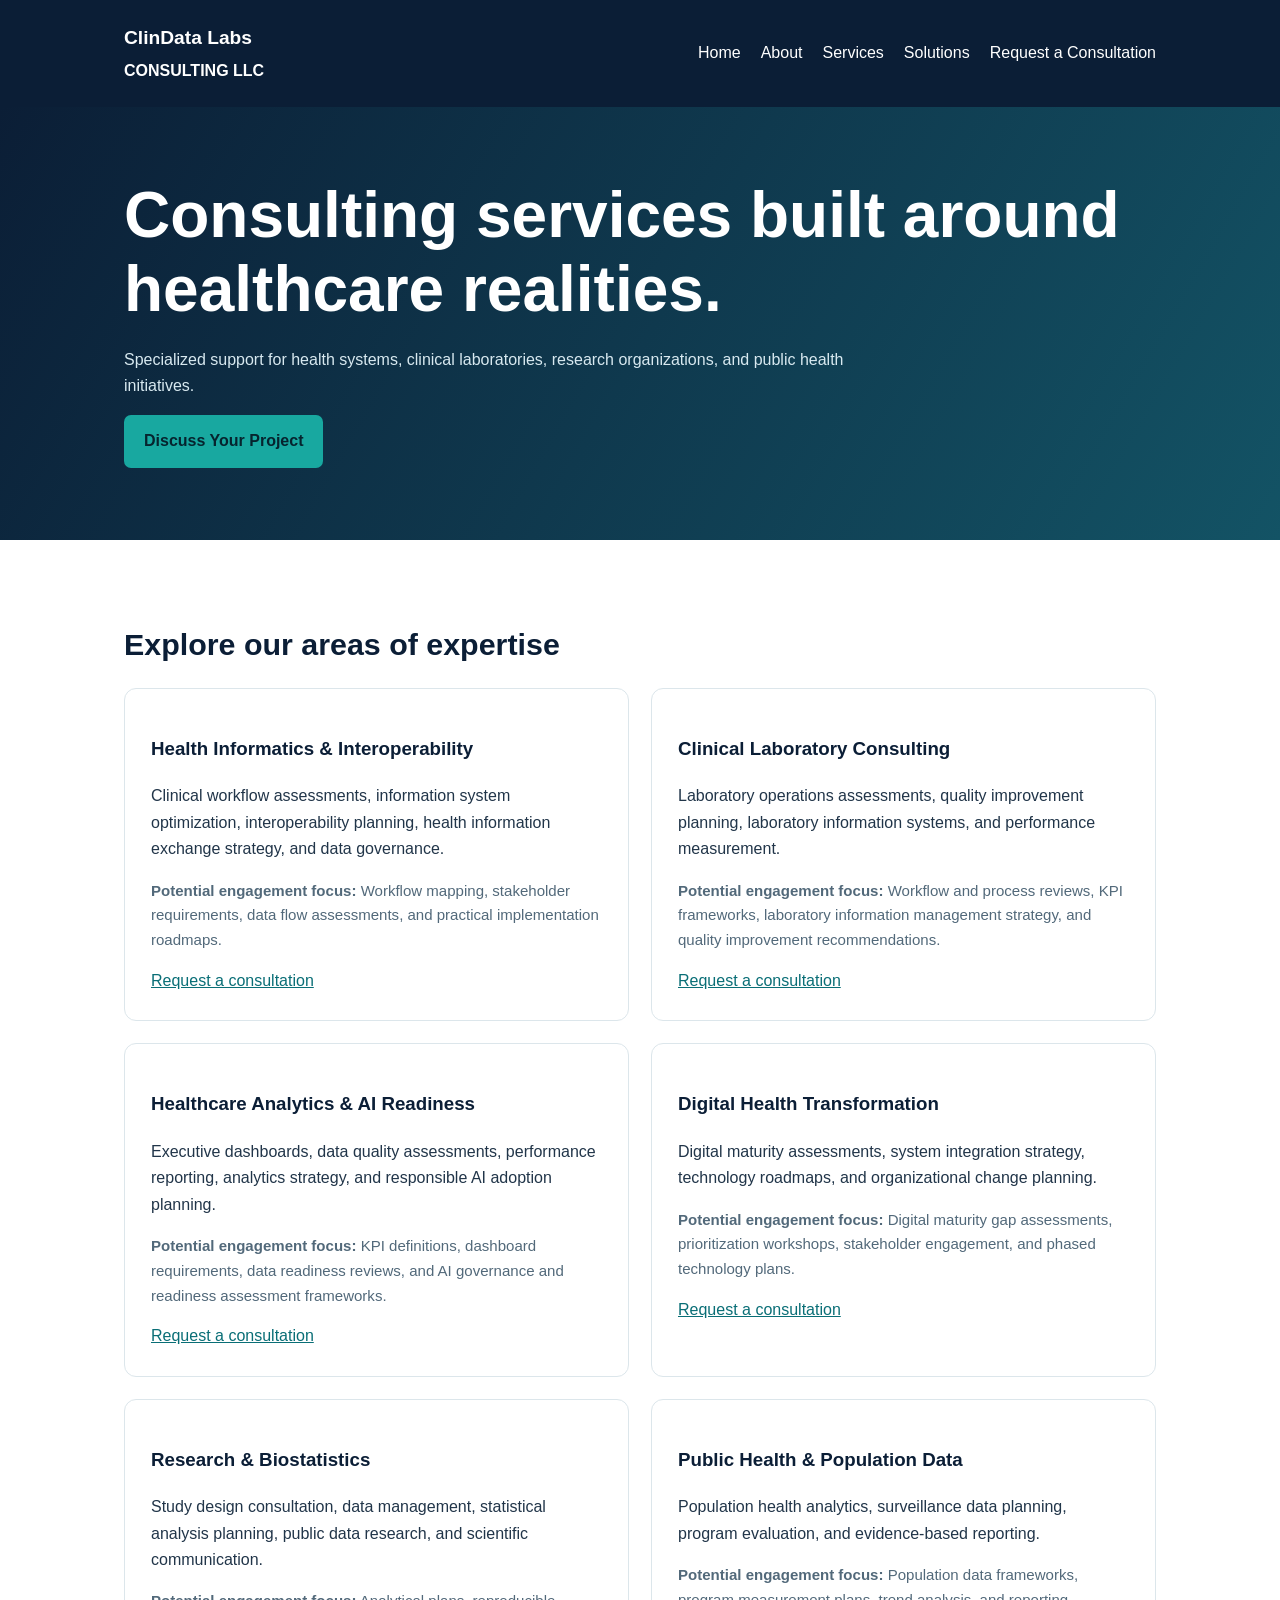
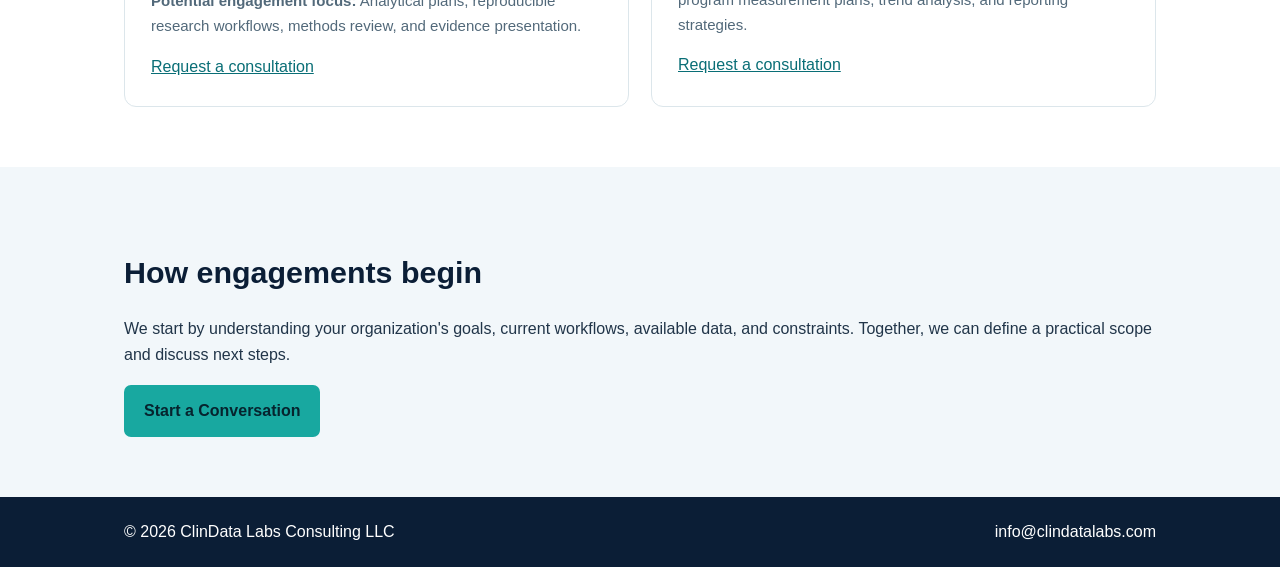
<file: services.html>
<!doctype html><html lang="en"><head><meta charset="utf-8"><meta name="viewport" content="width=device-width,initial-scale=1"><meta name="theme-color" content="#0b1e36"><meta name="description" content="Explore health informatics, clinical laboratory, healthcare analytics, digital transformation, research and public health consulting services."><title>Healthcare Consulting Services | ClinData Labs Consulting LLC</title><style>:root{--navy:#0b1e36;--teal:#18a8a0;--muted:#52697a}*{box-sizing:border-box}body{margin:0;font:16px/1.65 Arial,Helvetica,sans-serif;color:#213549}a{color:#096e76}header,footer{background:var(--navy);color:white}header .wrap,footer .wrap{display:flex;align-items:center;justify-content:space-between;gap:20px;flex-wrap:wrap;padding-top:22px;padding-bottom:22px}header a,footer a{color:white;text-decoration:none}nav{display:flex;flex-wrap:wrap;gap:20px}.wrap{max-width:1080px;margin:auto;padding:0 24px}.hero{background:linear-gradient(120deg,#0b1e36,#135365);color:white;padding:72px 0}.hero h1{font-size:clamp(2.2rem,5vw,4rem);line-height:1.15;margin:0 0 20px}.hero p{max-width:720px;color:#d8e9f0}.section{padding:60px 0}.alt{background:#f2f7fa}.grid{display:grid;grid-template-columns:repeat(2,minmax(0,1fr));gap:22px}.card{border:1px solid #dce6eb;border-radius:12px;background:white;padding:26px}h2{color:var(--navy);font-size:1.9rem;line-height:1.25}h3{color:var(--navy)}.btn{display:inline-block;border:0;background:var(--teal);color:#06242e;padding:13px 20px;border-radius:7px;font-weight:bold;text-decoration:none;cursor:pointer}.btn:hover{background:#57d9d0}.small{color:var(--muted);font-size:.94rem}.field{margin:18px 0}label{display:block;font-weight:bold;margin-bottom:6px}input,select,textarea{width:100%;max-width:720px;padding:12px;border:1px solid #91a4b0;border-radius:7px;font:inherit}textarea{min-height:140px}.notice{background:#e9f5f4;border-left:4px solid #168e89;padding:16px;max-width:760px}.skip{position:absolute;left:-9999px}.skip:focus{left:10px;background:white;color:black;padding:10px;z-index:10}@media(max-width:700px){.grid{grid-template-columns:1fr}.hero{padding:50px 0}}</style><link rel="canonical" href="https://clindatalabs.com/services.html"><meta property="og:type" content="website"><meta property="og:title" content="Healthcare Consulting Services | ClinData Labs Consulting LLC"><meta property="og:url" content="https://clindatalabs.com/services.html"></head><body><a class="skip" href="#main">Skip to main content</a><header><div class="wrap"><a href="index.html" style="font-weight:800;font-size:1.2rem">ClinData Labs<br><small>CONSULTING LLC</small></a><nav aria-label="Main navigation"><a href="index.html">Home</a><a href="about.html">About</a><a href="services.html">Services</a><a href="solutions.html">Solutions</a><a href="consultation.html">Request a Consultation</a></nav></div></header><main id="main"><section class="hero"><div class="wrap"><h1>Consulting services built around healthcare realities.</h1><p>Specialized support for health systems, clinical laboratories, research organizations, and public health initiatives.</p><a class="btn" href="consultation.html">Discuss Your Project</a></div></section><section class="section"><div class="wrap"><h2>Explore our areas of expertise</h2><div class="grid"><article class="card" id="informatics"><h3>Health Informatics & Interoperability</h3><p>Clinical workflow assessments, information system optimization, interoperability planning, health information exchange strategy, and data governance.</p><p class="small"><strong>Potential engagement focus:</strong> Workflow mapping, stakeholder requirements, data flow assessments, and practical implementation roadmaps.</p><a href="consultation.html">Request a consultation</a></article><article class="card" id="laboratory"><h3>Clinical Laboratory Consulting</h3><p>Laboratory operations assessments, quality improvement planning, laboratory information systems, and performance measurement.</p><p class="small"><strong>Potential engagement focus:</strong> Workflow and process reviews, KPI frameworks, laboratory information management strategy, and quality improvement recommendations.</p><a href="consultation.html">Request a consultation</a></article><article class="card" id="analytics"><h3>Healthcare Analytics & AI Readiness</h3><p>Executive dashboards, data quality assessments, performance reporting, analytics strategy, and responsible AI adoption planning.</p><p class="small"><strong>Potential engagement focus:</strong> KPI definitions, dashboard requirements, data readiness reviews, and AI governance and readiness assessment frameworks.</p><a href="consultation.html">Request a consultation</a></article><article class="card" id="digital"><h3>Digital Health Transformation</h3><p>Digital maturity assessments, system integration strategy, technology roadmaps, and organizational change planning.</p><p class="small"><strong>Potential engagement focus:</strong> Digital maturity gap assessments, prioritization workshops, stakeholder engagement, and phased technology plans.</p><a href="consultation.html">Request a consultation</a></article><article class="card" id="research"><h3>Research & Biostatistics</h3><p>Study design consultation, data management, statistical analysis planning, public data research, and scientific communication.</p><p class="small"><strong>Potential engagement focus:</strong> Analytical plans, reproducible research workflows, methods review, and evidence presentation.</p><a href="consultation.html">Request a consultation</a></article><article class="card" id="public-health"><h3>Public Health & Population Data</h3><p>Population health analytics, surveillance data planning, program evaluation, and evidence-based reporting.</p><p class="small"><strong>Potential engagement focus:</strong> Population data frameworks, program measurement plans, trend analysis, and reporting strategies.</p><a href="consultation.html">Request a consultation</a></article></div></div></section><section class="section alt"><div class="wrap"><h2>How engagements begin</h2><p>We start by understanding your organization's goals, current workflows, available data, and constraints. Together, we can define a practical scope and discuss next steps.</p><a class="btn" href="consultation.html">Start a Conversation</a></div></section></main><footer><div class="wrap"><span>© <span id="year">2026</span> ClinData Labs Consulting LLC</span><a href="mailto:info@clindatalabs.com">info@clindatalabs.com</a></div></footer><script>document.getElementById('year').textContent=new Date().getFullYear()</script></body></html>
</file>
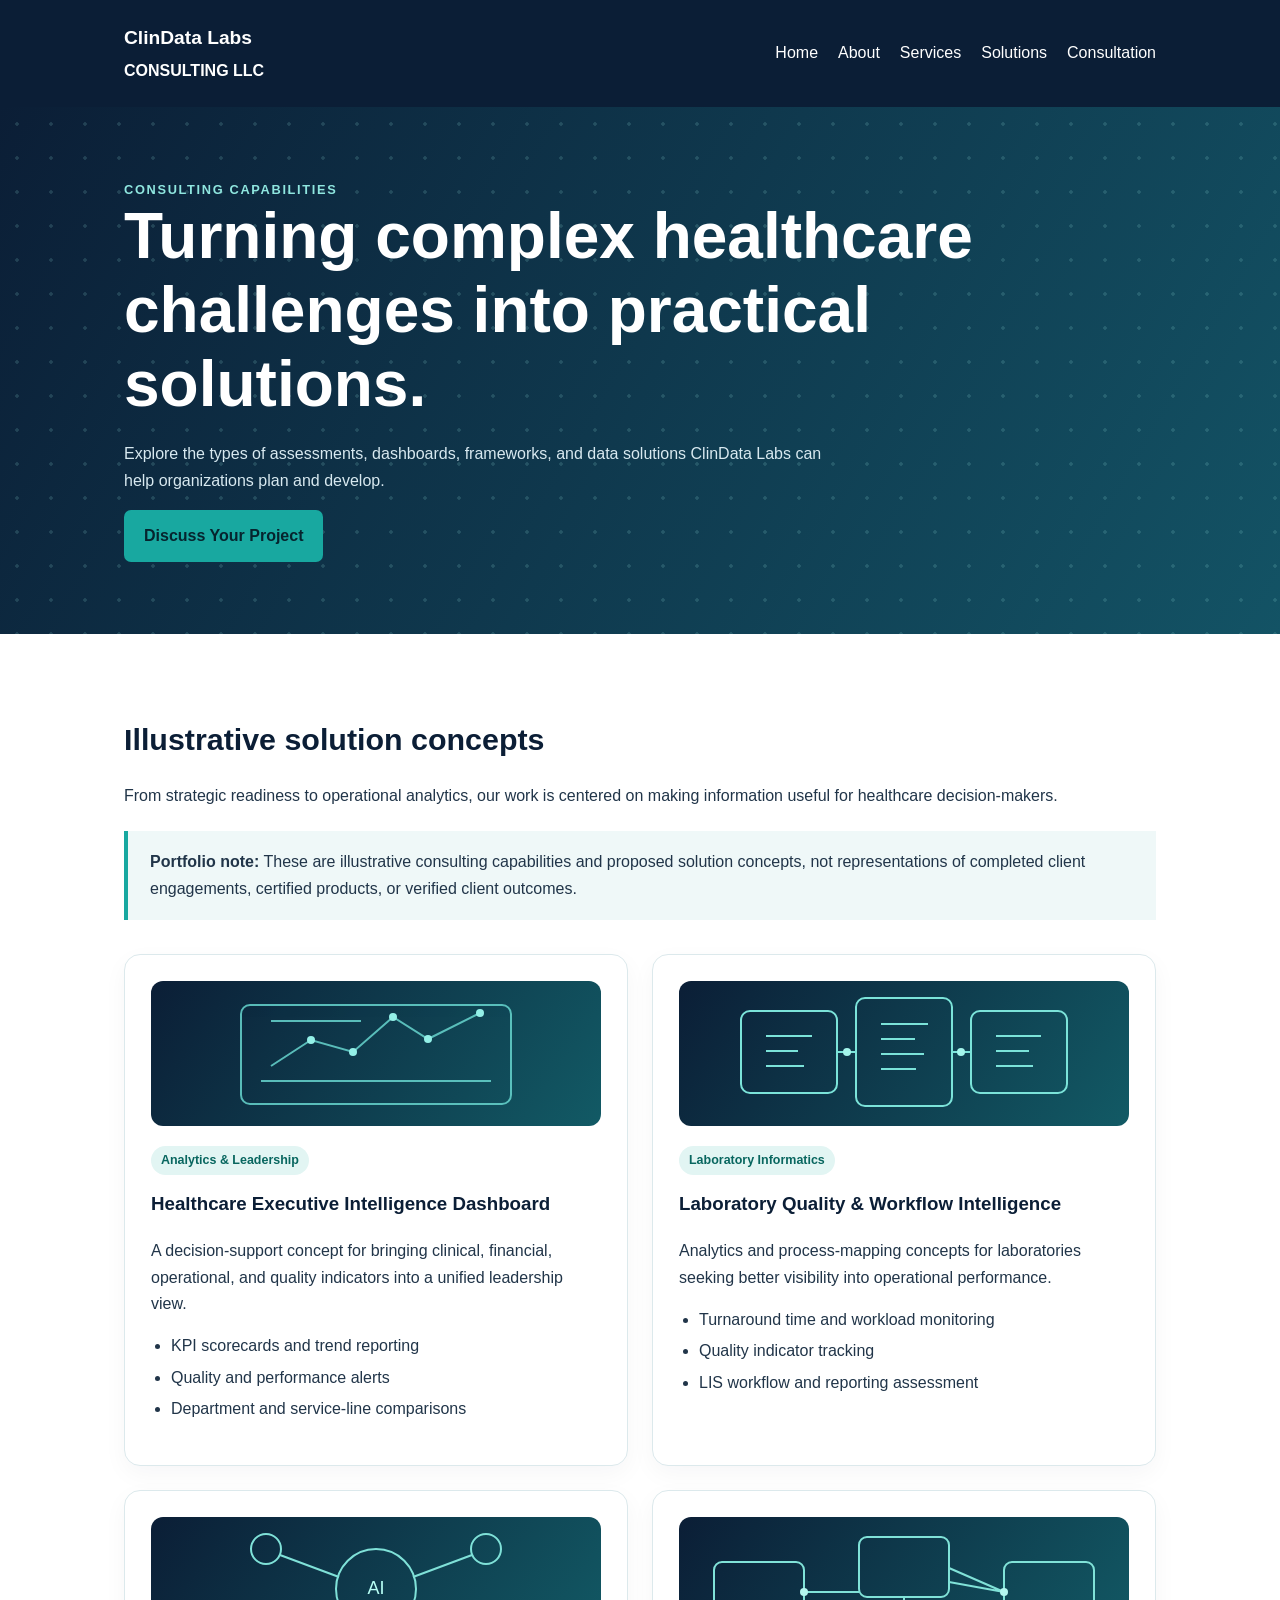
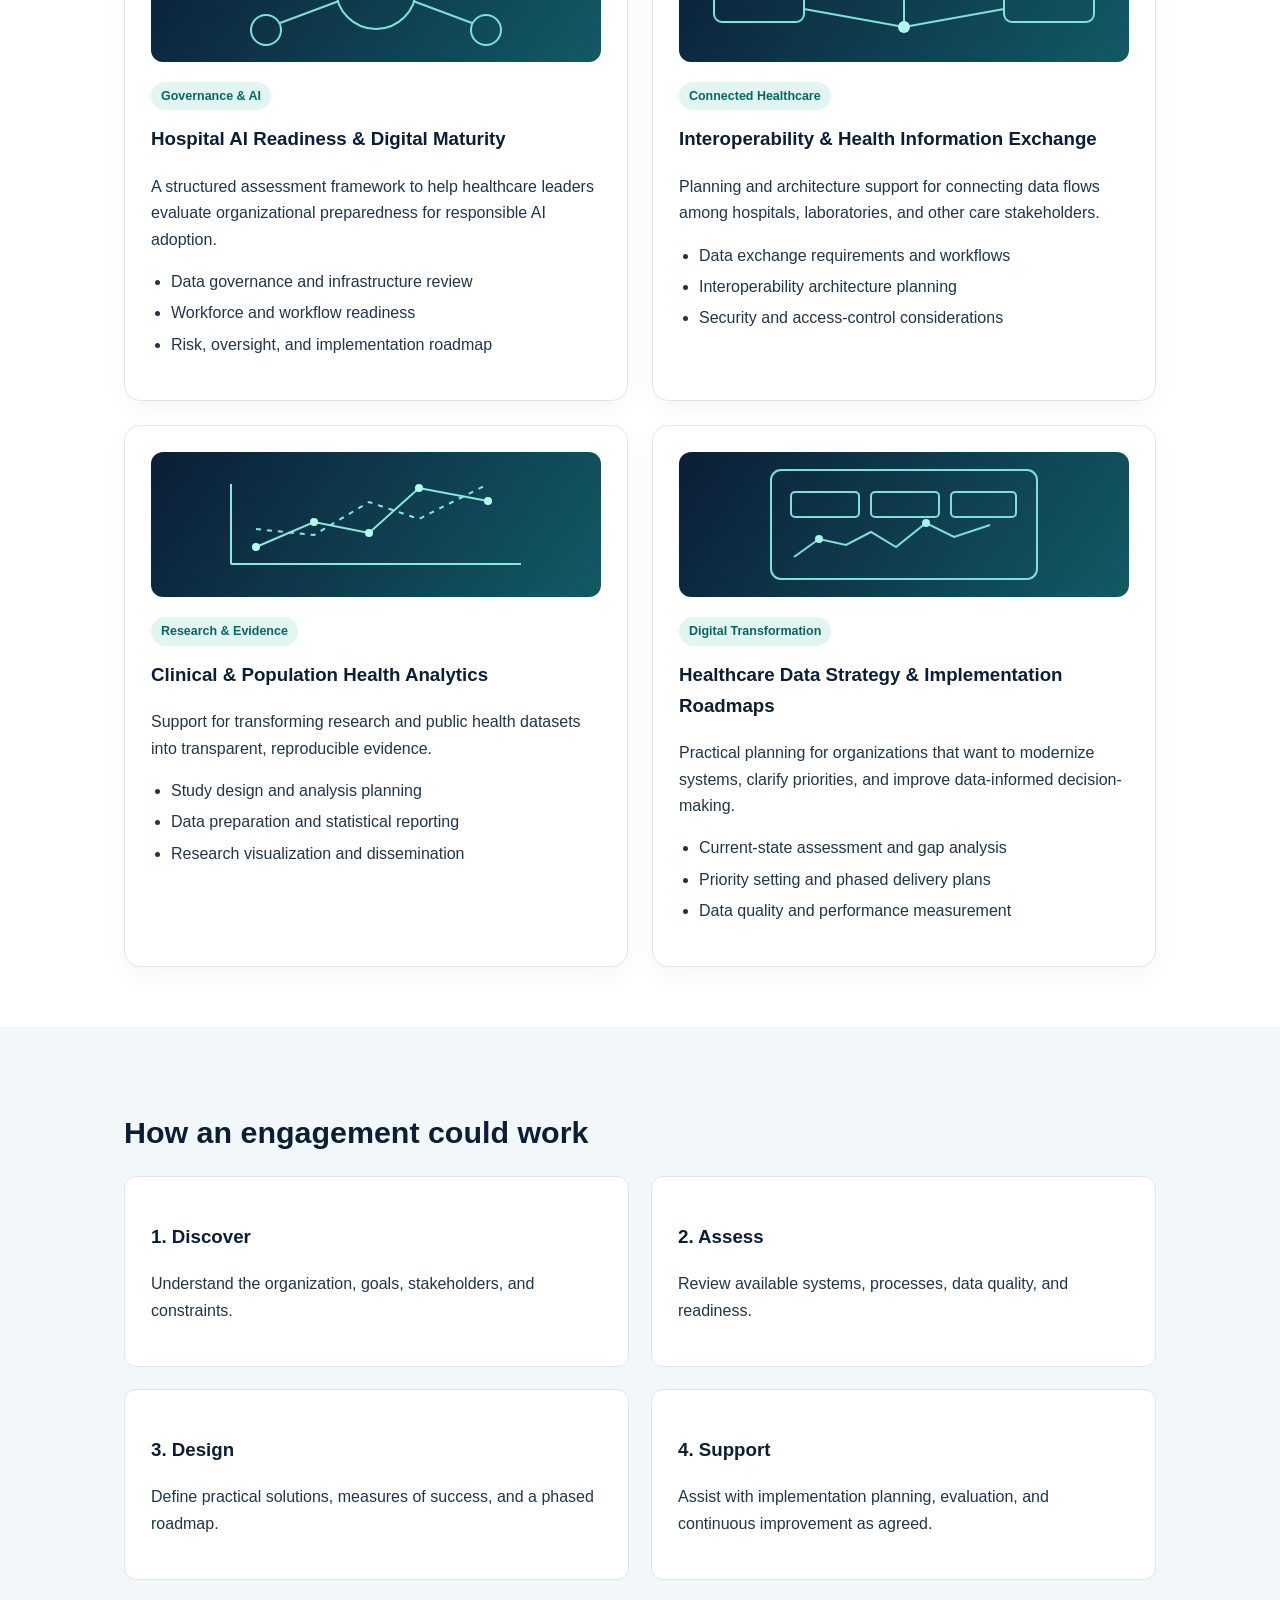
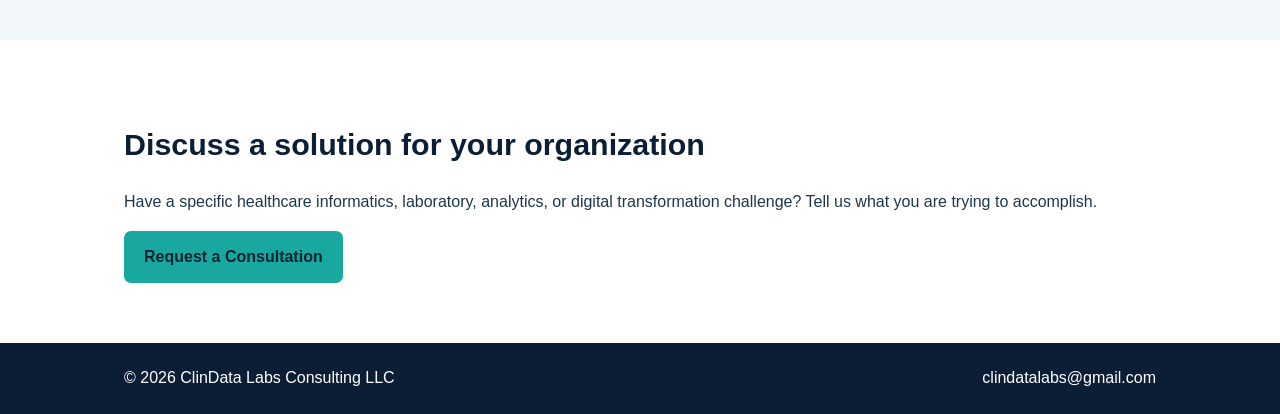
<file: solutions.html>
<!doctype html><html lang="en"><head><meta charset="utf-8"><meta name="viewport" content="width=device-width,initial-scale=1"><meta name="theme-color" content="#0b1e36"><meta name="description" content="Explore illustrative healthcare analytics, laboratory informatics, AI readiness, interoperability, and public health consulting solutions from ClinData Labs."><title>Solutions &amp; Capabilities | ClinData Labs Consulting LLC</title><style>:root{--navy:#0b1e36;--teal:#18a8a0;--muted:#52697a}*{box-sizing:border-box}body{margin:0;font:16px/1.65 Arial,Helvetica,sans-serif;color:#213549}a{color:#096e76}header,footer{background:var(--navy);color:white}header .wrap,footer .wrap{display:flex;align-items:center;justify-content:space-between;gap:20px;flex-wrap:wrap;padding-top:22px;padding-bottom:22px}header a,footer a{color:white;text-decoration:none}nav{display:flex;flex-wrap:wrap;gap:20px}.wrap{max-width:1080px;margin:auto;padding:0 24px}.hero{background:linear-gradient(120deg,#0b1e36,#135365);color:white;padding:72px 0}.hero h1{font-size:clamp(2.2rem,5vw,4rem);line-height:1.15;margin:0 0 20px}.hero p{max-width:720px;color:#d8e9f0}.section{padding:60px 0}.alt{background:#f2f7fa}.grid{display:grid;grid-template-columns:repeat(2,minmax(0,1fr));gap:22px}.card{border:1px solid #dce6eb;border-radius:12px;background:white;padding:26px}h2{color:var(--navy);font-size:1.9rem;line-height:1.25}h3{color:var(--navy)}.btn{display:inline-block;border:0;background:var(--teal);color:#06242e;padding:13px 20px;border-radius:7px;font-weight:bold;text-decoration:none;cursor:pointer}.btn:hover{background:#57d9d0}.small{color:var(--muted);font-size:.94rem}.field{margin:18px 0}label{display:block;font-weight:bold;margin-bottom:6px}input,select,textarea{width:100%;max-width:720px;padding:12px;border:1px solid #91a4b0;border-radius:7px;font:inherit}textarea{min-height:140px}.notice{background:#e9f5f4;border-left:4px solid #168e89;padding:16px;max-width:760px}.skip{position:absolute;left:-9999px}.skip:focus{left:10px;background:white;color:black;padding:10px;z-index:10}@media(max-width:700px){.grid{grid-template-columns:1fr}.hero{padding:50px 0}}
.hero{position:relative;overflow:hidden}.hero:before{content:"";position:absolute;inset:0;opacity:.16;pointer-events:none;background-image:radial-gradient(circle,#9debe5 1.5px,transparent 2px),linear-gradient(90deg,transparent 49.7%,#a3e9e62a 50%,transparent 50.3%);background-size:34px 34px,100px 100px}.hero .wrap{position:relative}.eyebrow{color:#8fe6df;font-weight:700;text-transform:uppercase;letter-spacing:.13em;font-size:.8rem}.note{padding:18px 22px;border-left:4px solid #18a8a0;background:#eff8f8;margin:22px 0 34px}.solution{border:1px solid #dce9ec;border-radius:16px;padding:26px;background:white;box-shadow:0 8px 25px #09253c0a}.solution h3{margin-top:0}.pill{display:inline-block;background:#e2f5f3;color:#08665f;border-radius:30px;padding:4px 10px;font-size:.78rem;font-weight:bold;margin-bottom:14px}.diagram{height:145px;border-radius:12px;background:linear-gradient(125deg,#0b1e36,#125a65);display:flex;align-items:center;justify-content:center;margin-bottom:20px;overflow:hidden}.diagram svg{height:100%;width:100%}.solutions-grid{display:grid;grid-template-columns:repeat(2,minmax(0,1fr));gap:24px}.solution p{margin-bottom:10px}.solution ul{padding-left:20px}.solution li{margin:5px 0}@media(max-width:760px){.solutions-grid{grid-template-columns:1fr}}</style><link rel="canonical" href="https://clindatalabs.com/solutions.html"><meta property="og:type" content="website"><meta property="og:title" content="Solutions &amp; Capabilities | ClinData Labs Consulting LLC"><meta property="og:url" content="https://clindatalabs.com/solutions.html"></head><body><header><div class="wrap"><a href="index.html" style="font-weight:800;font-size:1.2rem">ClinData Labs<br><small>CONSULTING LLC</small></a><nav aria-label="Main navigation"><a href="index.html">Home</a><a href="about.html">About</a><a href="services.html">Services</a><a href="solutions.html" aria-current="page">Solutions</a><a href="consultation.html">Consultation</a></nav></div></header><main><section class="hero"><div class="wrap"><div class="eyebrow">Consulting Capabilities</div><h1>Turning complex healthcare challenges into practical solutions.</h1><p>Explore the types of assessments, dashboards, frameworks, and data solutions ClinData Labs can help organizations plan and develop.</p><a class="btn" href="consultation.html">Discuss Your Project</a></div></section><section class="section"><div class="wrap"><h2>Illustrative solution concepts</h2><p>From strategic readiness to operational analytics, our work is centered on making information useful for healthcare decision-makers.</p><div class="note"><strong>Portfolio note:</strong> These are illustrative consulting capabilities and proposed solution concepts, not representations of completed client engagements, certified products, or verified client outcomes.</div><div class="solutions-grid">
<article class="solution"><div class="diagram" aria-hidden="true"><svg viewBox="0 0 450 145"><g fill="none" stroke="#67d5ce" stroke-width="2" opacity=".85"><rect x="90" y="24" width="270" height="99" rx="9"/><path d="M110 100h230M120 85l40-26 42 12 40-35 35 22 52-26"/><path d="M120 40h90"/></g><g fill="#93f0e7"><circle cx="160" cy="59" r="4"/><circle cx="202" cy="71" r="4"/><circle cx="242" cy="36" r="4"/><circle cx="277" cy="58" r="4"/><circle cx="329" cy="32" r="4"/></g></svg></div><span class="pill">Analytics &amp; Leadership</span><h3>Healthcare Executive Intelligence Dashboard</h3><p>A decision-support concept for bringing clinical, financial, operational, and quality indicators into a unified leadership view.</p><ul><li>KPI scorecards and trend reporting</li><li>Quality and performance alerts</li><li>Department and service-line comparisons</li></ul></article>
<article class="solution"><div class="diagram" aria-hidden="true"><svg viewBox="0 0 450 145"><g fill="none" stroke="#7be3d9" stroke-width="2"><rect x="62" y="30" width="96" height="82" rx="9"/><rect x="177" y="17" width="96" height="108" rx="9"/><rect x="292" y="30" width="96" height="82" rx="9"/><path d="M158 71h19M273 71h19M87 55h46M87 70h32M87 85h38M202 43h47M202 58h34M202 73h43M202 88h35M317 55h45M317 70h33M317 85h37"/></g><g fill="#a4f5eb"><circle cx="168" cy="71" r="4"/><circle cx="282" cy="71" r="4"/></g></svg></div><span class="pill">Laboratory Informatics</span><h3>Laboratory Quality &amp; Workflow Intelligence</h3><p>Analytics and process-mapping concepts for laboratories seeking better visibility into operational performance.</p><ul><li>Turnaround time and workload monitoring</li><li>Quality indicator tracking</li><li>LIS workflow and reporting assessment</li></ul></article>
<article class="solution"><div class="diagram" aria-hidden="true"><svg viewBox="0 0 450 145"><g stroke="#7fe1d8" stroke-width="2" fill="none"><circle cx="225" cy="72" r="40"/><circle cx="115" cy="32" r="15"/><circle cx="335" cy="32" r="15"/><circle cx="115" cy="113" r="15"/><circle cx="335" cy="113" r="15"/><path d="M129 38l59 22M262 60l59-22M129 106l59-22M262 84l59 22"/></g><text x="225" y="77" fill="#b8fff5" font-size="18" font-family="Arial" text-anchor="middle">AI</text></svg></div><span class="pill">Governance &amp; AI</span><h3>Hospital AI Readiness &amp; Digital Maturity</h3><p>A structured assessment framework to help healthcare leaders evaluate organizational preparedness for responsible AI adoption.</p><ul><li>Data governance and infrastructure review</li><li>Workforce and workflow readiness</li><li>Risk, oversight, and implementation roadmap</li></ul></article>
<article class="solution"><div class="diagram" aria-hidden="true"><svg viewBox="0 0 450 145"><g stroke="#80e2d8" stroke-width="2" fill="none"><rect x="35" y="45" width="90" height="60" rx="8"/><rect x="180" y="20" width="90" height="60" rx="8"/><rect x="325" y="45" width="90" height="60" rx="8"/><path d="M125 75h55M270 51l55 24M270 65l55 10M225 80v30M125 92l100 18 100-18"/></g><g fill="#b4f6ef"><circle cx="225" cy="110" r="6"/><circle cx="125" cy="75" r="4"/><circle cx="325" cy="75" r="4"/></g></svg></div><span class="pill">Connected Healthcare</span><h3>Interoperability &amp; Health Information Exchange</h3><p>Planning and architecture support for connecting data flows among hospitals, laboratories, and other care stakeholders.</p><ul><li>Data exchange requirements and workflows</li><li>Interoperability architecture planning</li><li>Security and access-control considerations</li></ul></article>
<article class="solution"><div class="diagram" aria-hidden="true"><svg viewBox="0 0 450 145"><g stroke="#8be8dd" stroke-width="2" fill="none"><path d="M80 112V32M80 112h290"/><path d="M105 95l58-25 55 11 50-45 69 13"/><path d="M105 77l58 6 55-33 50 17 69-35" stroke-dasharray="5 6"/></g><g fill="#b3fff1"><circle cx="105" cy="95" r="4"/><circle cx="163" cy="70" r="4"/><circle cx="218" cy="81" r="4"/><circle cx="268" cy="36" r="4"/><circle cx="337" cy="49" r="4"/></g></svg></div><span class="pill">Research &amp; Evidence</span><h3>Clinical &amp; Population Health Analytics</h3><p>Support for transforming research and public health datasets into transparent, reproducible evidence.</p><ul><li>Study design and analysis planning</li><li>Data preparation and statistical reporting</li><li>Research visualization and dissemination</li></ul></article>
<article class="solution"><div class="diagram" aria-hidden="true"><svg viewBox="0 0 450 145"><g fill="none" stroke="#80dfd7" stroke-width="2"><rect x="92" y="18" width="266" height="109" rx="10"/><rect x="112" y="40" width="68" height="25" rx="4"/><rect x="192" y="40" width="68" height="25" rx="4"/><rect x="272" y="40" width="65" height="25" rx="4"/><path d="M115 105l25-18 27 6 25-13 25 15 30-24 28 14 36-12"/></g><g fill="#a8f3eb"><circle cx="140" cy="87" r="4"/><circle cx="247" cy="71" r="4"/></g></svg></div><span class="pill">Digital Transformation</span><h3>Healthcare Data Strategy &amp; Implementation Roadmaps</h3><p>Practical planning for organizations that want to modernize systems, clarify priorities, and improve data-informed decision-making.</p><ul><li>Current-state assessment and gap analysis</li><li>Priority setting and phased delivery plans</li><li>Data quality and performance measurement</li></ul></article>
</div></div></section><section class="section alt"><div class="wrap"><h2>How an engagement could work</h2><div class="grid"><article class="card"><h3>1. Discover</h3><p>Understand the organization, goals, stakeholders, and constraints.</p></article><article class="card"><h3>2. Assess</h3><p>Review available systems, processes, data quality, and readiness.</p></article><article class="card"><h3>3. Design</h3><p>Define practical solutions, measures of success, and a phased roadmap.</p></article><article class="card"><h3>4. Support</h3><p>Assist with implementation planning, evaluation, and continuous improvement as agreed.</p></article></div></div></section><section class="section"><div class="wrap"><h2>Discuss a solution for your organization</h2><p>Have a specific healthcare informatics, laboratory, analytics, or digital transformation challenge? Tell us what you are trying to accomplish.</p><a class="btn" href="consultation.html">Request a Consultation</a></div></section></main><footer><div class="wrap"><span>© <span id="year">2026</span> ClinData Labs Consulting LLC</span><a href="mailto:clindatalabs@gmail.com">clindatalabs@gmail.com</a></div></footer><script>document.getElementById('year').textContent=new Date().getFullYear()</script></body></html>
</file>
